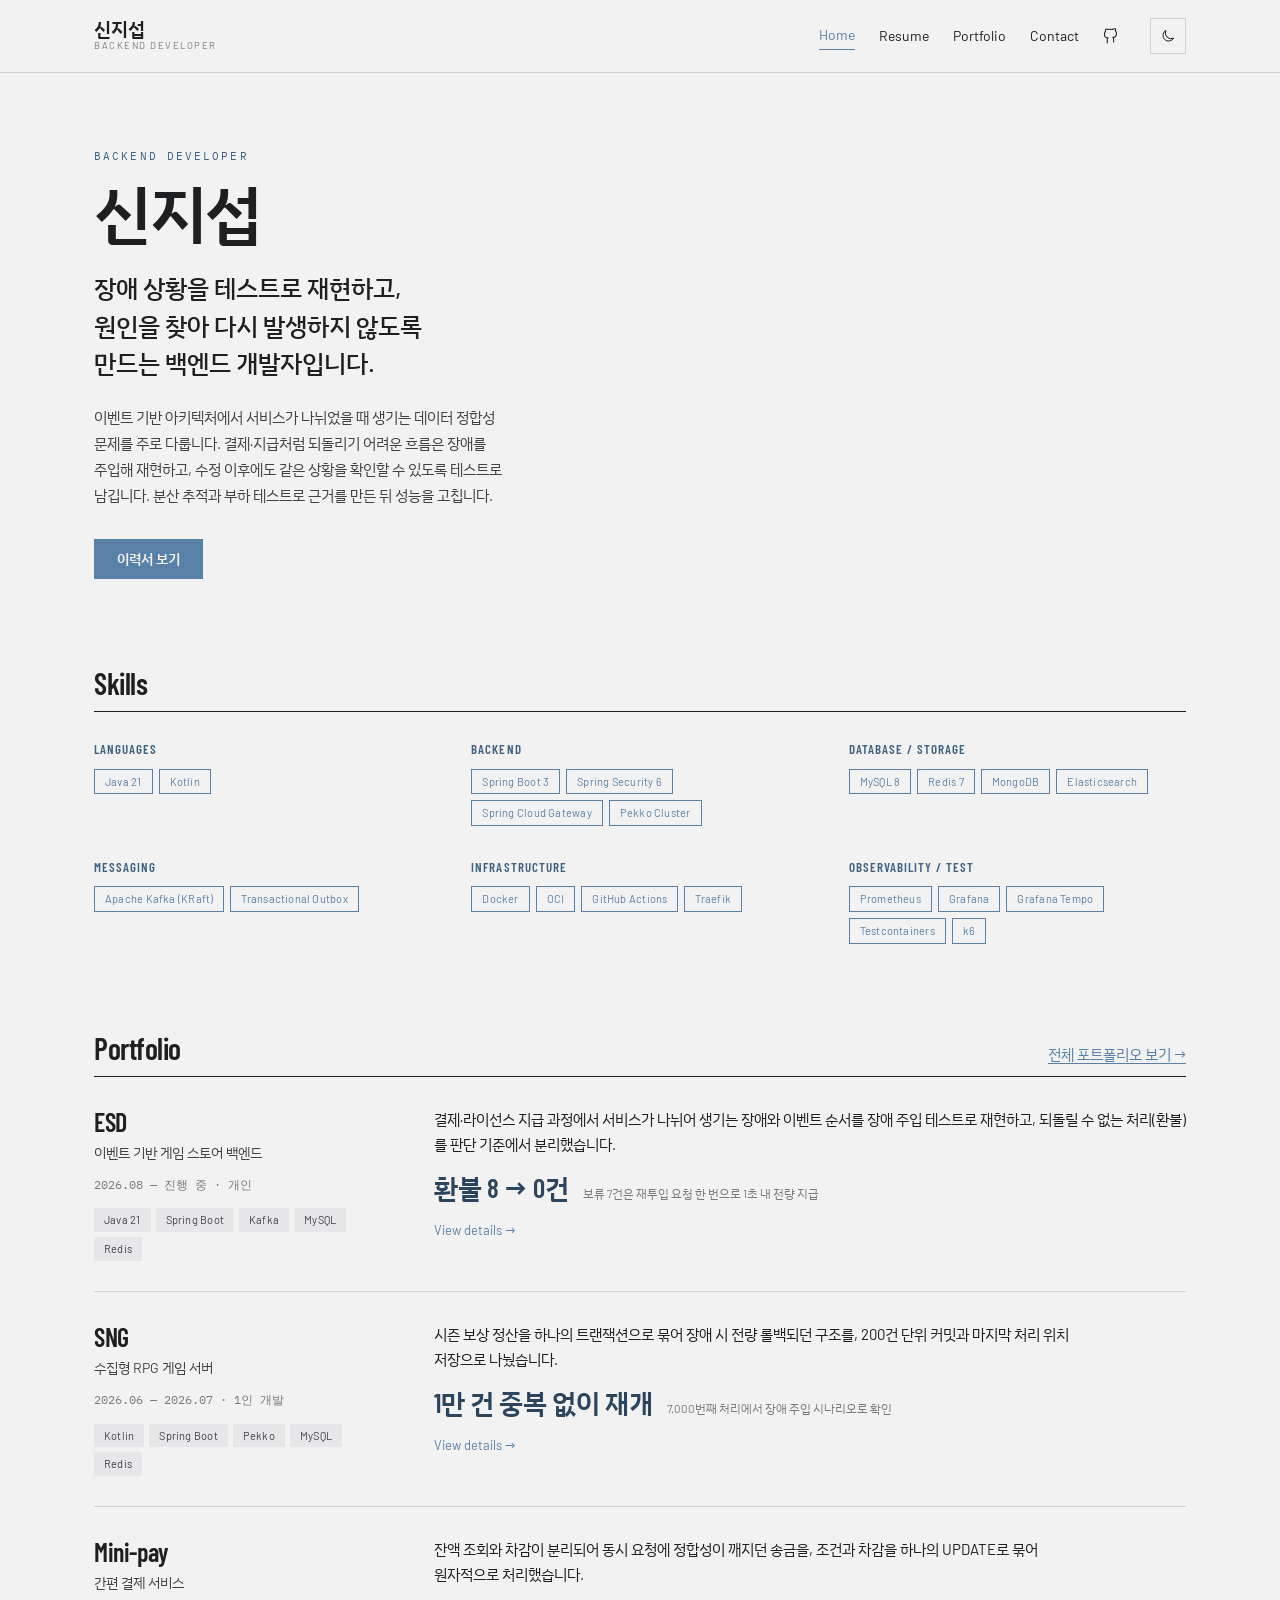
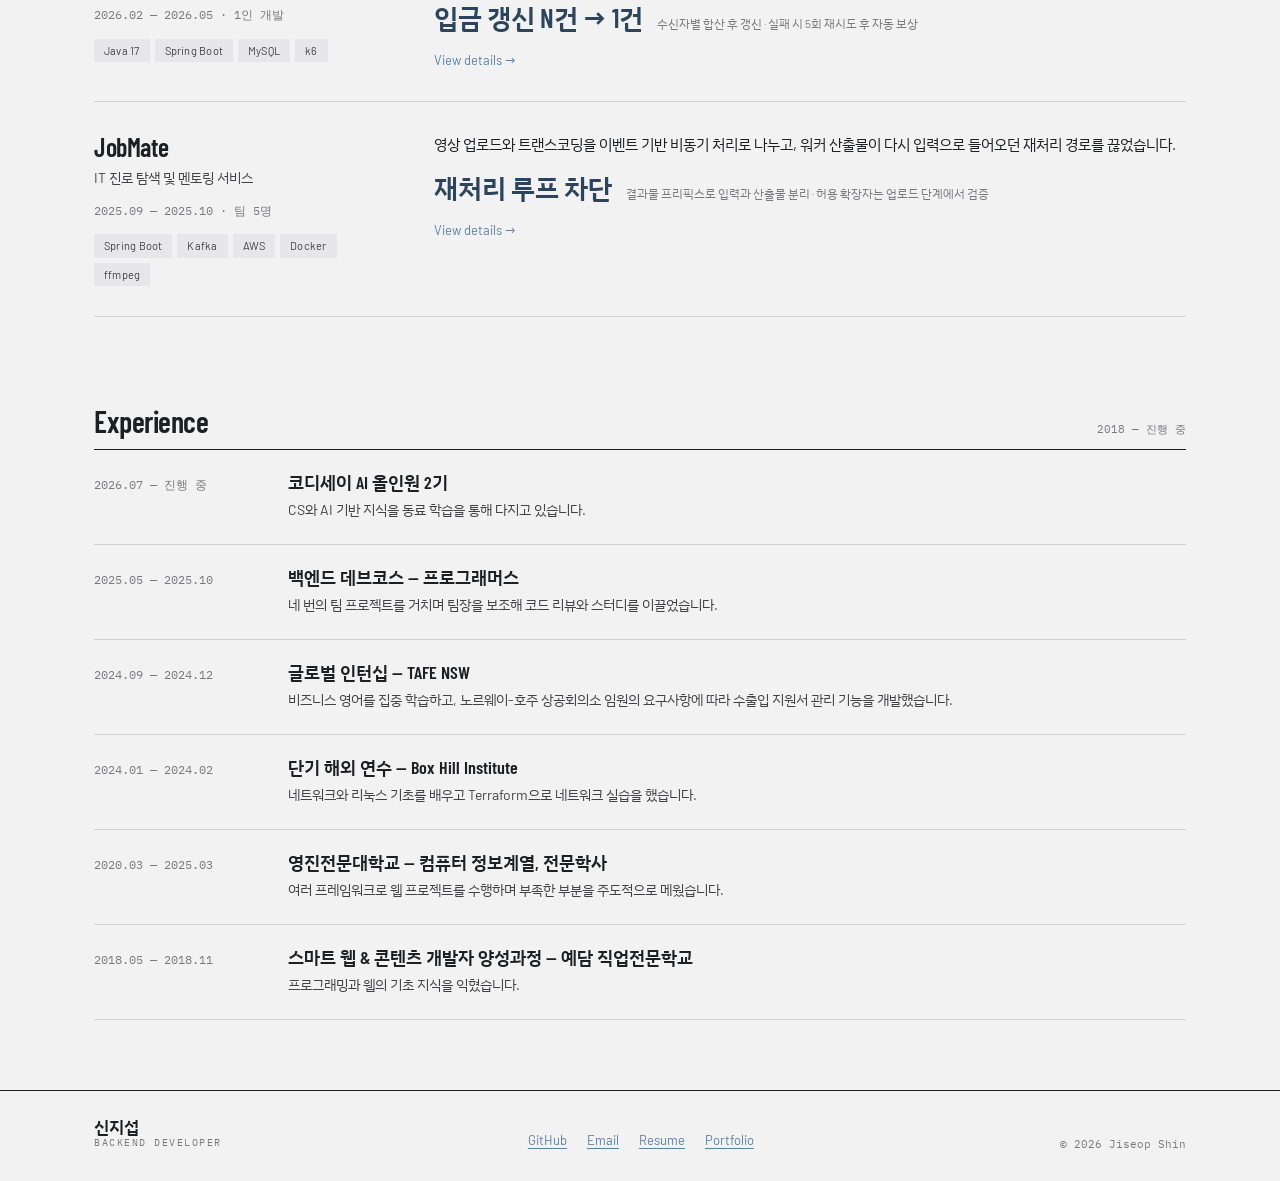
<file: index.html>
<!DOCTYPE html>
<html lang="ko">
<head>
<meta charset="utf-8">
<meta name="viewport" content="width=device-width, initial-scale=1">
<title>신지섭 · Backend Developer</title>
<meta name="description" content="장애 상황을 테스트로 재현하고, 원인을 찾아 다시 발생하지 않도록 만드는 백엔드 개발자 신지섭의 포트폴리오.">
<link rel="icon" href="data:image/svg+xml,%3Csvg xmlns='http://www.w3.org/2000/svg' viewBox='0 0 32 32'%3E%3Crect width='32' height='32' fill='%23f2f2f3'/%3E%3Crect x='7' y='7' width='18' height='18' fill='none' stroke='%231d1f20' stroke-width='1.6'/%3E%3Cpath d='M3 3h6M3 3v6M29 3h-6M29 3v6M3 29h6M3 29v-6M29 29h-6M29 29v-6' stroke='%235980a6' stroke-width='2'/%3E%3C/svg%3E">
<link rel="preconnect" href="https://fonts.googleapis.com">
<link rel="preconnect" href="https://fonts.gstatic.com" crossorigin>
<link rel="stylesheet" href="https://fonts.googleapis.com/css2?family=Barlow:wght@400;500;600&family=Barlow+Condensed:wght@500;600;700&family=IBM+Plex+Sans+KR:wght@400;500;600;700&family=IBM+Plex+Mono:wght@400;500&display=swap">
<link rel="stylesheet" href="css/tokens.css">
<link rel="stylesheet" href="css/base.css">
<link rel="stylesheet" href="css/components.css">
<link rel="stylesheet" href="css/pages.css">
<link rel="stylesheet" href="css/print.css">
</head>
<body>

<a class="skip-link" href="#main">본문으로 건너뛰기</a>

<header class="site-header">
  <div class="container nav">
    <a class="nav-brand" href="index.html">신지섭<span>Backend Developer</span></a>

    <nav class="nav-links" aria-label="주요 메뉴">
      <a href="index.html" aria-current="page">Home</a>
      <a href="resume.html">Resume</a>
      <a href="portfolio.html">Portfolio</a>
      <a href="contact.html">Contact</a>
      <a class="nav-icon" href="https://github.com/tlswltjq" aria-label="GitHub" target="_blank" rel="noopener">
        <svg width="17" height="17" viewBox="0 0 24 24" fill="none" stroke="currentColor" stroke-width="1.5" aria-hidden="true"><path d="M15 22v-4a4.8 4.8 0 0 0-1-3.5c3 0 5-2 5-5.5a5 5 0 0 0-1.5-3.5 4 4 0 0 0-.1-3S15.5 2 13 3.5a13 13 0 0 0-6 0C4.5 2 3.6 3.5 3.6 3.5a4 4 0 0 0-.1 3A5 5 0 0 0 2 10c0 3.5 2 5.5 5 5.5A4.8 4.8 0 0 0 6 19v4"/></svg>
      </a>
    </nav>

    <button class="btn btn-secondary btn-icon nav-toggle" type="button" aria-label="메뉴 열기" aria-expanded="false" aria-controls="nav-drawer">
      <svg data-icon="open" width="16" height="16" viewBox="0 0 24 24" fill="none" stroke="currentColor" stroke-width="1.5" aria-hidden="true"><path d="M4 6h16M4 12h16M4 18h16"/></svg>
      <svg data-icon="close" hidden width="16" height="16" viewBox="0 0 24 24" fill="none" stroke="currentColor" stroke-width="1.5" aria-hidden="true"><path d="M6 6l12 12M18 6L6 18"/></svg>
    </button>

    <button class="btn btn-secondary btn-icon theme-toggle" type="button" aria-label="다크 모드로 전환" aria-pressed="false" title="다크 모드">
      <svg class="theme-icon-moon" width="16" height="16" viewBox="0 0 24 24" fill="none" stroke="currentColor" stroke-width="1.5" aria-hidden="true"><path d="M20.4 15.1A8.5 8.5 0 0 1 8.9 3.6 8.5 8.5 0 1 0 20.4 15.1Z"/></svg>
      <svg class="theme-icon-sun" width="16" height="16" viewBox="0 0 24 24" fill="none" stroke="currentColor" stroke-width="1.5" aria-hidden="true"><circle cx="12" cy="12" r="3.5"/><path d="M12 2v2M12 20v2M4.9 4.9l1.4 1.4M17.7 17.7l1.4 1.4M2 12h2M20 12h2M4.9 19.1l1.4-1.4M17.7 6.3l1.4-1.4"/></svg>
    </button>
  </div>

  <div class="nav-drawer" id="nav-drawer" hidden>
    <ul>
      <li><a href="index.html" aria-current="page">Home</a></li>
      <li><a href="resume.html">Resume</a></li>
      <li><a href="portfolio.html">Portfolio</a></li>
      <li><a href="contact.html">Contact</a></li>
      <li><a href="https://github.com/tlswltjq" target="_blank" rel="noopener">GitHub<span class="mono mono--sm">↗</span></a></li>
    </ul>
  </div>
</header>

<main id="main" tabindex="-1">

  <!-- ── 히어로 — 정체성 ──────────────────────────────────────────── -->
  <section class="container hero">
    <div>
      <p class="kicker">BACKEND DEVELOPER</p>
      <h1>신지섭</h1>
      <p class="lead">장애 상황을 테스트로 재현하고, 원인을 찾아 다시 발생하지 않도록 만드는 백엔드 개발자입니다.</p>
      <p class="body-text">이벤트 기반 아키텍처에서 서비스가 나뉘었을 때 생기는 데이터 정합성 문제를 주로 다룹니다. 결제·지급처럼 되돌리기 어려운 흐름은 장애를 주입해 재현하고, 수정 이후에도 같은 상황을 확인할 수 있도록 테스트로 남깁니다. 분산 추적과 부하 테스트로 근거를 만든 뒤 성능을 고칩니다.</p>
      <div class="actions">
        <a class="btn btn-primary" href="resume.html">이력서 보기</a>
      </div>
    </div>
  </section>

  <!-- ── 기술 ─────────────────────────────────────────────────────── -->
  <section class="container section">
    <div class="section-head section-head--gap">
      <h2>Skills</h2>
    </div>
    <div class="skill-grid">
      <div>
        <h6>Languages</h6>
        <div class="tag-row tag-row--lg">
          <span class="tag tag-outline">Java 21</span>
          <span class="tag tag-outline">Kotlin</span>
        </div>
      </div>
      <div>
        <h6>Backend</h6>
        <div class="tag-row tag-row--lg">
          <span class="tag tag-outline">Spring Boot 3</span>
          <span class="tag tag-outline">Spring Security 6</span>
          <span class="tag tag-outline">Spring Cloud Gateway</span>
          <span class="tag tag-outline">Pekko Cluster</span>
        </div>
      </div>
      <div>
        <h6>Database / Storage</h6>
        <div class="tag-row tag-row--lg">
          <span class="tag tag-outline">MySQL 8</span>
          <span class="tag tag-outline">Redis 7</span>
          <span class="tag tag-outline">MongoDB</span>
          <span class="tag tag-outline">Elasticsearch</span>
        </div>
      </div>
      <div>
        <h6>Messaging</h6>
        <div class="tag-row tag-row--lg">
          <span class="tag tag-outline">Apache Kafka (KRaft)</span>
          <span class="tag tag-outline">Transactional Outbox</span>
        </div>
      </div>
      <div>
        <h6>Infrastructure</h6>
        <div class="tag-row tag-row--lg">
          <span class="tag tag-outline">Docker</span>
          <span class="tag tag-outline">OCI</span>
          <span class="tag tag-outline">GitHub Actions</span>
          <span class="tag tag-outline">Traefik</span>
        </div>
      </div>
      <div>
        <h6>Observability / Test</h6>
        <div class="tag-row tag-row--lg">
          <span class="tag tag-outline">Prometheus</span>
          <span class="tag tag-outline">Grafana</span>
          <span class="tag tag-outline">Grafana Tempo</span>
          <span class="tag tag-outline">Testcontainers</span>
          <span class="tag tag-outline">k6</span>
        </div>
      </div>
    </div>
  </section>

  <!-- ── 대표 작업 ────────────────────────────────────────────────── -->
  <section class="container section">
    <div class="section-head">
      <h2>Portfolio</h2>
      <a href="portfolio.html">전체 포트폴리오 보기 →</a>
    </div>

    <a class="work" href="project-esd.html">
      <div>
        <h3>ESD</h3>
        <p class="work-sub">이벤트 기반 게임 스토어 백엔드</p>
        <div class="mono">2026.08 — 진행 중 · 개인</div>
        <div class="tag-row">
          <span class="tag tag-neutral">Java 21</span>
          <span class="tag tag-neutral">Spring Boot</span>
          <span class="tag tag-neutral">Kafka</span>
          <span class="tag tag-neutral">MySQL</span>
          <span class="tag tag-neutral">Redis</span>
        </div>
      </div>
      <div class="work-body">
        <p>결제·라이선스 지급 과정에서 서비스가 나뉘어 생기는 장애와 이벤트 순서를 장애 주입 테스트로 재현하고, 되돌릴 수 없는 처리(환불)를 판단 기준에서 분리했습니다.</p>
        <div class="work-result">
          <span class="metric">환불 8 → 0건</span>
          <span class="note">보류 7건은 재투입 요청 한 번으로 1초 내 전량 지급</span>
        </div>
        <span class="work-more">View details →</span>
      </div>
    </a>

    <a class="work" href="portfolio.html">
      <div>
        <h3>SNG</h3>
        <p class="work-sub">수집형 RPG 게임 서버</p>
        <div class="mono">2026.06 — 2026.07 · 1인 개발</div>
        <div class="tag-row">
          <span class="tag tag-neutral">Kotlin</span>
          <span class="tag tag-neutral">Spring Boot</span>
          <span class="tag tag-neutral">Pekko</span>
          <span class="tag tag-neutral">MySQL</span>
          <span class="tag tag-neutral">Redis</span>
        </div>
      </div>
      <div class="work-body">
        <p>시즌 보상 정산을 하나의 트랜잭션으로 묶어 장애 시 전량 롤백되던 구조를, 200건 단위 커밋과 마지막 처리 위치 저장으로 나눴습니다.</p>
        <div class="work-result">
          <span class="metric">1만 건 중복 없이 재개</span>
          <span class="note">7,000번째 처리에서 장애 주입 시나리오로 확인</span>
        </div>
        <span class="work-more">View details →</span>
      </div>
    </a>

    <a class="work" href="portfolio.html">
      <div>
        <h3>Mini-pay</h3>
        <p class="work-sub">간편 결제 서비스</p>
        <div class="mono">2026.02 — 2026.05 · 1인 개발</div>
        <div class="tag-row">
          <span class="tag tag-neutral">Java 17</span>
          <span class="tag tag-neutral">Spring Boot</span>
          <span class="tag tag-neutral">MySQL</span>
          <span class="tag tag-neutral">k6</span>
        </div>
      </div>
      <div class="work-body">
        <p>잔액 조회와 차감이 분리되어 동시 요청에 정합성이 깨지던 송금을, 조건과 차감을 하나의 UPDATE로 묶어 원자적으로 처리했습니다.</p>
        <div class="work-result">
          <span class="metric">입금 갱신 N건 → 1건</span>
          <span class="note">수신자별 합산 후 갱신 · 실패 시 5회 재시도 후 자동 보상</span>
        </div>
        <span class="work-more">View details →</span>
      </div>
    </a>

    <a class="work" href="portfolio.html">
      <div>
        <h3>JobMate</h3>
        <p class="work-sub">IT 진로 탐색 및 멘토링 서비스</p>
        <div class="mono">2025.09 — 2025.10 · 팀 5명</div>
        <div class="tag-row">
          <span class="tag tag-neutral">Spring Boot</span>
          <span class="tag tag-neutral">Kafka</span>
          <span class="tag tag-neutral">AWS</span>
          <span class="tag tag-neutral">Docker</span>
          <span class="tag tag-neutral">ffmpeg</span>
        </div>
      </div>
      <div class="work-body">
        <p>영상 업로드와 트랜스코딩을 이벤트 기반 비동기 처리로 나누고, 워커 산출물이 다시 입력으로 들어오던 재처리 경로를 끊었습니다.</p>
        <div class="work-result">
          <span class="metric">재처리 루프 차단</span>
          <span class="note">결과물 프리픽스로 입력과 산출물 분리 · 허용 확장자는 업로드 단계에서 검증</span>
        </div>
        <span class="work-more">View details →</span>
      </div>
    </a>
  </section>

  <!-- ── 학력 · 대외활동 ──────────────────────────────────────────── -->
  <section class="container section">
    <div class="section-head">
      <h2>Experience</h2>
      <span class="mono mono--sm">2018 — 진행 중</span>
    </div>
    <div class="entry-list">
      <div class="entry entry--edu">
        <span class="mono">2026.07 — 진행 중</span>
        <div>
          <span class="entry-name">코디세이 AI 올인원 2기</span>
          <p class="entry-desc">CS와 AI 기반 지식을 동료 학습을 통해 다지고 있습니다.</p>
        </div>
      </div>
      <div class="entry entry--edu">
        <span class="mono">2025.05 — 2025.10</span>
        <div>
          <span class="entry-name">백엔드 데브코스 — 프로그래머스</span>
          <p class="entry-desc">네 번의 팀 프로젝트를 거치며 팀장을 보조해 코드 리뷰와 스터디를 이끌었습니다.</p>
        </div>
      </div>
      <div class="entry entry--edu">
        <span class="mono">2024.09 — 2024.12</span>
        <div>
          <span class="entry-name">글로벌 인턴십 — TAFE NSW</span>
          <p class="entry-desc">비즈니스 영어를 집중 학습하고, 노르웨이-호주 상공회의소 임원의 요구사항에 따라 수출입 지원서 관리 기능을 개발했습니다.</p>
        </div>
      </div>
      <div class="entry entry--edu">
        <span class="mono">2024.01 — 2024.02</span>
        <div>
          <span class="entry-name">단기 해외 연수 — Box Hill Institute</span>
          <p class="entry-desc">네트워크와 리눅스 기초를 배우고 Terraform으로 네트워크 실습을 했습니다.</p>
        </div>
      </div>
      <div class="entry entry--edu">
        <span class="mono">2020.03 — 2025.03</span>
        <div>
          <span class="entry-name">영진전문대학교 — 컴퓨터 정보계열, 전문학사</span>
          <p class="entry-desc">여러 프레임워크로 웹 프로젝트를 수행하며 부족한 부분을 주도적으로 메웠습니다.</p>
        </div>
      </div>
      <div class="entry entry--edu">
        <span class="mono">2018.05 — 2018.11</span>
        <div>
          <span class="entry-name">스마트 웹 &amp; 콘텐츠 개발자 양성과정 — 예담 직업전문학교</span>
          <p class="entry-desc">프로그래밍과 웹의 기초 지식을 익혔습니다.</p>
        </div>
      </div>
    </div>
  </section>

</main>

<footer class="site-footer">
  <div class="container">
    <div>
      <div class="footer-brand">신지섭</div>
      <div>BACKEND DEVELOPER</div>
    </div>
    <div class="footer-links">
      <a href="https://github.com/tlswltjq" target="_blank" rel="noopener">GitHub</a>
      <a href="mailto:wltjq1203@icloud.com">Email</a>
      <a href="resume.html">Resume</a>
      <a href="portfolio.html">Portfolio</a>
    </div>
    <div class="footer-copy">© <span data-year>2026</span> Jiseop Shin</div>
  </div>
</footer>

<script src="js/theme.js" defer></script>
<script src="js/site.js" defer></script>
<script src="js/nav.js" defer></script>
</body>
</html>
</file>
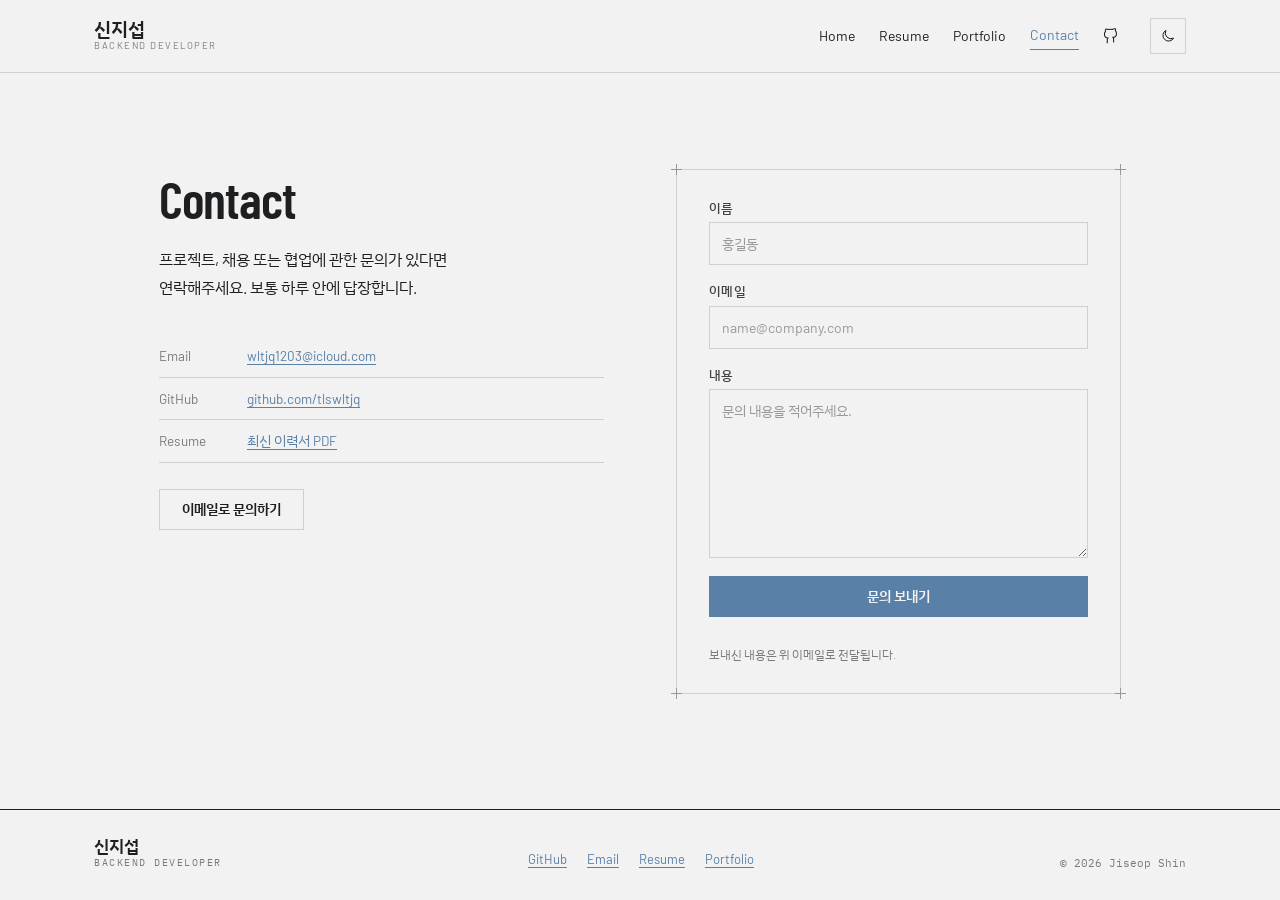
<file: contact.html>
<!DOCTYPE html>
<html lang="ko">
<head>
<meta charset="utf-8">
<meta name="viewport" content="width=device-width, initial-scale=1">
<title>Contact · 신지섭</title>
<meta name="description" content="프로젝트, 채용 또는 협업에 관한 문의 — wltjq1203@icloud.com">
<link rel="icon" href="data:image/svg+xml,%3Csvg xmlns='http://www.w3.org/2000/svg' viewBox='0 0 32 32'%3E%3Crect width='32' height='32' fill='%23f2f2f3'/%3E%3Crect x='7' y='7' width='18' height='18' fill='none' stroke='%231d1f20' stroke-width='1.6'/%3E%3Cpath d='M3 3h6M3 3v6M29 3h-6M29 3v6M3 29h6M3 29v-6M29 29h-6M29 29v-6' stroke='%235980a6' stroke-width='2'/%3E%3C/svg%3E">
<link rel="preconnect" href="https://fonts.googleapis.com">
<link rel="preconnect" href="https://fonts.gstatic.com" crossorigin>
<link rel="stylesheet" href="https://fonts.googleapis.com/css2?family=Barlow:wght@400;500;600&family=Barlow+Condensed:wght@500;600;700&family=IBM+Plex+Sans+KR:wght@400;500;600;700&family=IBM+Plex+Mono:wght@400;500&display=swap">
<link rel="stylesheet" href="css/tokens.css">
<link rel="stylesheet" href="css/base.css">
<link rel="stylesheet" href="css/components.css">
<link rel="stylesheet" href="css/pages.css">
<link rel="stylesheet" href="css/print.css">
</head>
<body>

<a class="skip-link" href="#main">본문으로 건너뛰기</a>

<header class="site-header">
  <div class="container nav">
    <a class="nav-brand" href="index.html">신지섭<span>Backend Developer</span></a>

    <nav class="nav-links" aria-label="주요 메뉴">
      <a href="index.html">Home</a>
      <a href="resume.html">Resume</a>
      <a href="portfolio.html">Portfolio</a>
      <a href="contact.html" aria-current="page">Contact</a>
      <a class="nav-icon" href="https://github.com/tlswltjq" aria-label="GitHub" target="_blank" rel="noopener">
        <svg width="17" height="17" viewBox="0 0 24 24" fill="none" stroke="currentColor" stroke-width="1.5" aria-hidden="true"><path d="M15 22v-4a4.8 4.8 0 0 0-1-3.5c3 0 5-2 5-5.5a5 5 0 0 0-1.5-3.5 4 4 0 0 0-.1-3S15.5 2 13 3.5a13 13 0 0 0-6 0C4.5 2 3.6 3.5 3.6 3.5a4 4 0 0 0-.1 3A5 5 0 0 0 2 10c0 3.5 2 5.5 5 5.5A4.8 4.8 0 0 0 6 19v4"/></svg>
      </a>
    </nav>

    <button class="btn btn-secondary btn-icon nav-toggle" type="button" aria-label="메뉴 열기" aria-expanded="false" aria-controls="nav-drawer">
      <svg data-icon="open" width="16" height="16" viewBox="0 0 24 24" fill="none" stroke="currentColor" stroke-width="1.5" aria-hidden="true"><path d="M4 6h16M4 12h16M4 18h16"/></svg>
      <svg data-icon="close" hidden width="16" height="16" viewBox="0 0 24 24" fill="none" stroke="currentColor" stroke-width="1.5" aria-hidden="true"><path d="M6 6l12 12M18 6L6 18"/></svg>
    </button>

    <button class="btn btn-secondary btn-icon theme-toggle" type="button" aria-label="다크 모드로 전환" aria-pressed="false" title="다크 모드">
      <svg class="theme-icon-moon" width="16" height="16" viewBox="0 0 24 24" fill="none" stroke="currentColor" stroke-width="1.5" aria-hidden="true"><path d="M20.4 15.1A8.5 8.5 0 0 1 8.9 3.6 8.5 8.5 0 1 0 20.4 15.1Z"/></svg>
      <svg class="theme-icon-sun" width="16" height="16" viewBox="0 0 24 24" fill="none" stroke="currentColor" stroke-width="1.5" aria-hidden="true"><circle cx="12" cy="12" r="3.5"/><path d="M12 2v2M12 20v2M4.9 4.9l1.4 1.4M17.7 17.7l1.4 1.4M2 12h2M20 12h2M4.9 19.1l1.4-1.4M17.7 6.3l1.4-1.4"/></svg>
    </button>
  </div>

  <div class="nav-drawer" id="nav-drawer" hidden>
    <ul>
      <li><a href="index.html">Home</a></li>
      <li><a href="resume.html">Resume</a></li>
      <li><a href="portfolio.html">Portfolio</a></li>
      <li><a href="contact.html" aria-current="page">Contact</a></li>
      <li><a href="https://github.com/tlswltjq" target="_blank" rel="noopener">GitHub<span class="mono mono--sm">↗</span></a></li>
    </ul>
  </div>
</header>

<main id="main" tabindex="-1">
  <section class="container contact">

    <div>
      <h1>Contact</h1>
      <p class="contact-intro">프로젝트, 채용 또는 협업에 관한 문의가 있다면 연락해주세요. 보통 하루 안에 답장합니다.</p>
      <table class="table">
        <tbody>
          <tr><td>Email</td><td><a href="mailto:wltjq1203@icloud.com">wltjq1203@icloud.com</a></td></tr>
          <tr><td>GitHub</td><td><a href="https://github.com/tlswltjq" target="_blank" rel="noopener">github.com/tlswltjq</a></td></tr>
          <tr><td>Resume</td><td><a href="assets/resume.pdf" download>최신 이력서 PDF</a></td></tr>
        </tbody>
      </table>
      <a class="btn btn-secondary" href="mailto:wltjq1203@icloud.com">이메일로 문의하기</a>
    </div>

    <!-- 서버가 없는 정적 사이트이므로, 검증을 통과하면 mailto: 로 메일 앱을 엽니다. -->
    <form class="blueprint contact-form" data-contact-form data-mailto="wltjq1203@icloud.com" novalidate>
      <i class="corner tl"></i><i class="corner tr"></i><i class="corner bl"></i><i class="corner br"></i>

      <div class="field">
        <label for="c-name">이름</label>
        <input class="input" id="c-name" name="name" type="text" placeholder="홍길동" autocomplete="name" aria-describedby="c-name-error">
        <p class="field-error" id="c-name-error" role="alert"></p>
      </div>

      <div class="field">
        <label for="c-mail">이메일</label>
        <input class="input" id="c-mail" name="email" type="email" placeholder="name@company.com" autocomplete="email" aria-describedby="c-mail-error">
        <p class="field-error" id="c-mail-error" role="alert"></p>
      </div>

      <div class="field">
        <label for="c-msg">내용</label>
        <textarea class="input" id="c-msg" name="message" rows="7" placeholder="문의 내용을 적어주세요." aria-describedby="c-msg-error"></textarea>
        <p class="field-error" id="c-msg-error" role="alert"></p>
      </div>

      <button class="btn btn-primary btn-block" type="submit">문의 보내기</button>
      <p class="form-status" data-form-status role="status" aria-live="polite"></p>
      <p class="note">보내신 내용은 위 이메일로 전달됩니다.</p>
    </form>

  </section>
</main>

<footer class="site-footer">
  <div class="container">
    <div>
      <div class="footer-brand">신지섭</div>
      <div>BACKEND DEVELOPER</div>
    </div>
    <div class="footer-links">
      <a href="https://github.com/tlswltjq" target="_blank" rel="noopener">GitHub</a>
      <a href="mailto:wltjq1203@icloud.com">Email</a>
      <a href="resume.html">Resume</a>
      <a href="portfolio.html">Portfolio</a>
    </div>
    <div class="footer-copy">© <span data-year>2026</span> Jiseop Shin</div>
  </div>
</footer>

<script src="js/theme.js" defer></script>
<script src="js/site.js" defer></script>
<script src="js/nav.js" defer></script>
<script src="js/contact-form.js" defer></script>
</body>
</html>
</file>
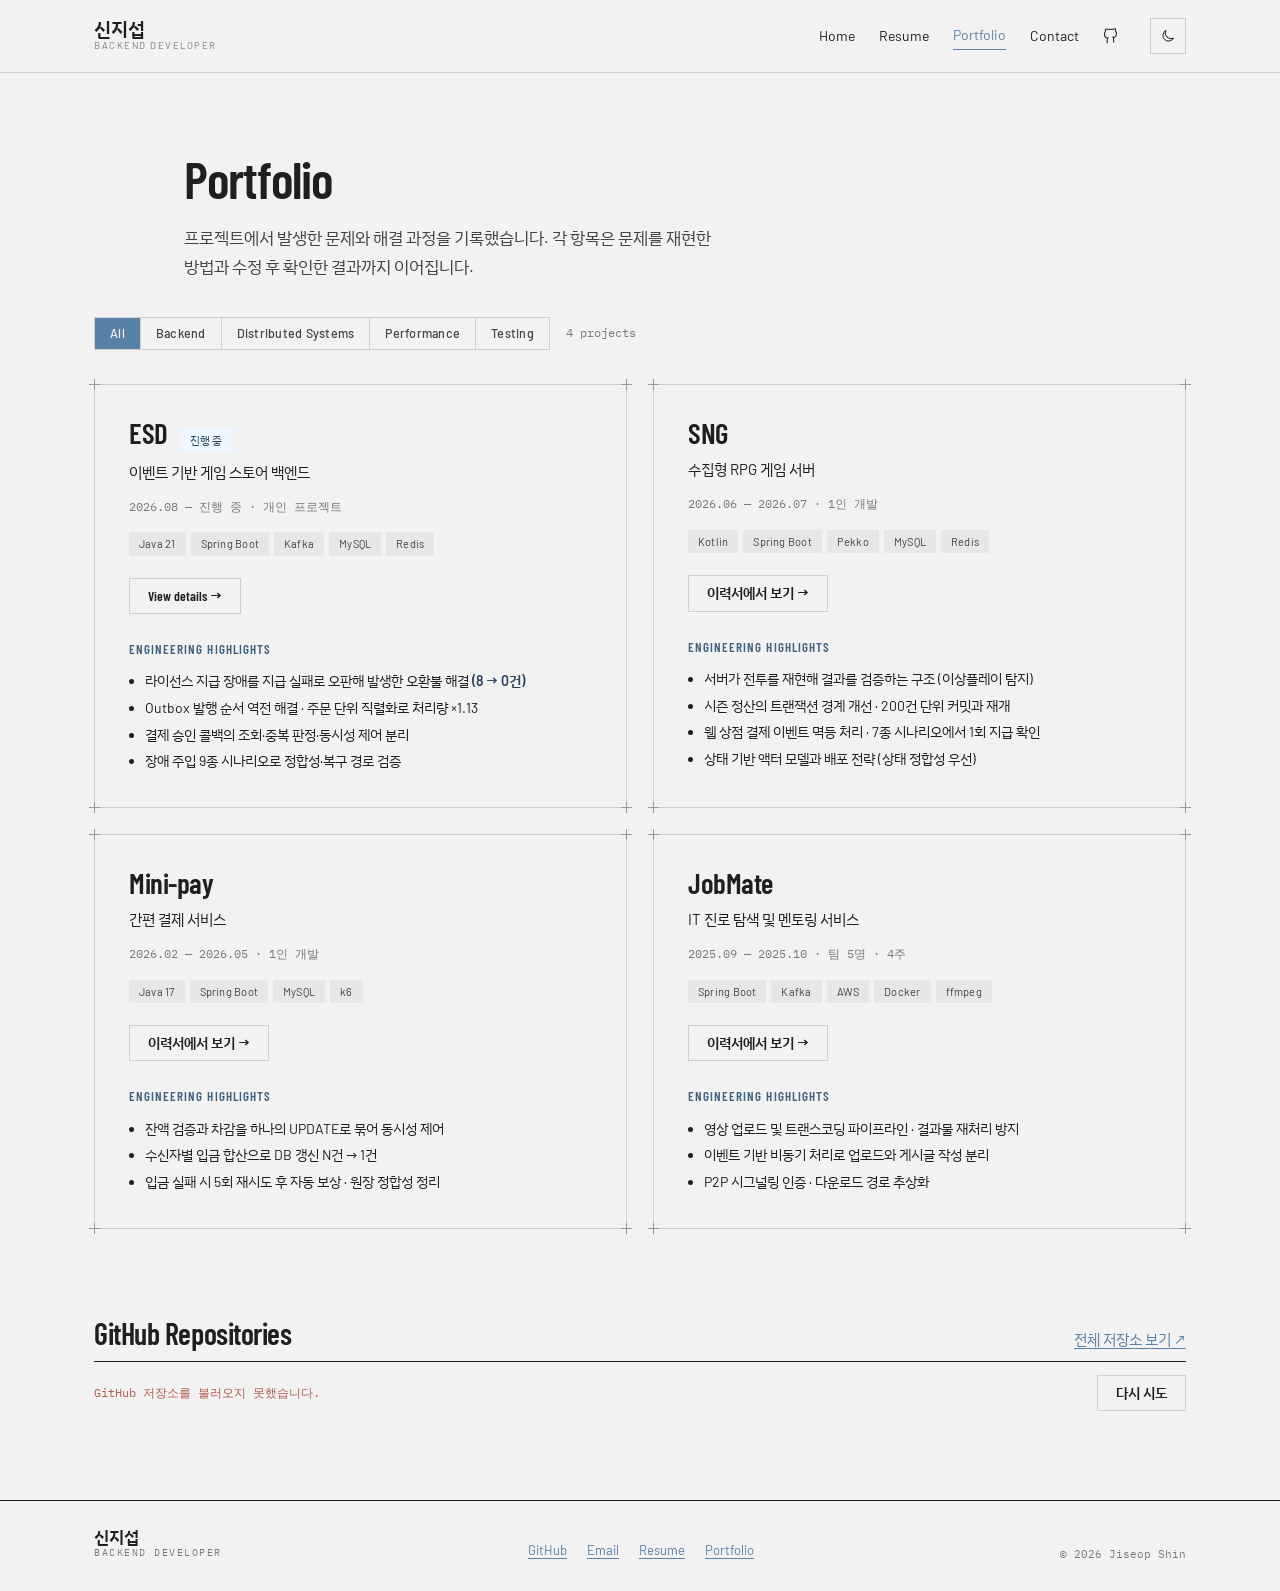
<file: portfolio.html>
<!DOCTYPE html>
<html lang="ko">
<head>
<meta charset="utf-8">
<meta name="viewport" content="width=device-width, initial-scale=1">
<title>Portfolio · 신지섭</title>
<meta name="description" content="프로젝트에서 발생한 문제와 해결 과정 — ESD · SNG · Mini-pay · JobMate.">
<link rel="icon" href="data:image/svg+xml,%3Csvg xmlns='http://www.w3.org/2000/svg' viewBox='0 0 32 32'%3E%3Crect width='32' height='32' fill='%23f2f2f3'/%3E%3Crect x='7' y='7' width='18' height='18' fill='none' stroke='%231d1f20' stroke-width='1.6'/%3E%3Cpath d='M3 3h6M3 3v6M29 3h-6M29 3v6M3 29h6M3 29v-6M29 29h-6M29 29v-6' stroke='%235980a6' stroke-width='2'/%3E%3C/svg%3E">
<link rel="preconnect" href="https://fonts.googleapis.com">
<link rel="preconnect" href="https://fonts.gstatic.com" crossorigin>
<link rel="stylesheet" href="https://fonts.googleapis.com/css2?family=Barlow:wght@400;500;600&family=Barlow+Condensed:wght@500;600;700&family=IBM+Plex+Sans+KR:wght@400;500;600;700&family=IBM+Plex+Mono:wght@400;500&display=swap">
<link rel="stylesheet" href="css/tokens.css">
<link rel="stylesheet" href="css/base.css">
<link rel="stylesheet" href="css/components.css">
<link rel="stylesheet" href="css/pages.css">
<link rel="stylesheet" href="css/print.css">
</head>
<body>

<a class="skip-link" href="#main">본문으로 건너뛰기</a>

<header class="site-header">
  <div class="container nav">
    <a class="nav-brand" href="index.html">신지섭<span>Backend Developer</span></a>

    <nav class="nav-links" aria-label="주요 메뉴">
      <a href="index.html">Home</a>
      <a href="resume.html">Resume</a>
      <a href="portfolio.html" aria-current="page">Portfolio</a>
      <a href="contact.html">Contact</a>
      <a class="nav-icon" href="https://github.com/tlswltjq" aria-label="GitHub" target="_blank" rel="noopener">
        <svg width="17" height="17" viewBox="0 0 24 24" fill="none" stroke="currentColor" stroke-width="1.5" aria-hidden="true"><path d="M15 22v-4a4.8 4.8 0 0 0-1-3.5c3 0 5-2 5-5.5a5 5 0 0 0-1.5-3.5 4 4 0 0 0-.1-3S15.5 2 13 3.5a13 13 0 0 0-6 0C4.5 2 3.6 3.5 3.6 3.5a4 4 0 0 0-.1 3A5 5 0 0 0 2 10c0 3.5 2 5.5 5 5.5A4.8 4.8 0 0 0 6 19v4"/></svg>
      </a>
    </nav>

    <button class="btn btn-secondary btn-icon nav-toggle" type="button" aria-label="메뉴 열기" aria-expanded="false" aria-controls="nav-drawer">
      <svg data-icon="open" width="16" height="16" viewBox="0 0 24 24" fill="none" stroke="currentColor" stroke-width="1.5" aria-hidden="true"><path d="M4 6h16M4 12h16M4 18h16"/></svg>
      <svg data-icon="close" hidden width="16" height="16" viewBox="0 0 24 24" fill="none" stroke="currentColor" stroke-width="1.5" aria-hidden="true"><path d="M6 6l12 12M18 6L6 18"/></svg>
    </button>

    <button class="btn btn-secondary btn-icon theme-toggle" type="button" aria-label="다크 모드로 전환" aria-pressed="false" title="다크 모드">
      <svg class="theme-icon-moon" width="16" height="16" viewBox="0 0 24 24" fill="none" stroke="currentColor" stroke-width="1.5" aria-hidden="true"><path d="M20.4 15.1A8.5 8.5 0 0 1 8.9 3.6 8.5 8.5 0 1 0 20.4 15.1Z"/></svg>
      <svg class="theme-icon-sun" width="16" height="16" viewBox="0 0 24 24" fill="none" stroke="currentColor" stroke-width="1.5" aria-hidden="true"><circle cx="12" cy="12" r="3.5"/><path d="M12 2v2M12 20v2M4.9 4.9l1.4 1.4M17.7 17.7l1.4 1.4M2 12h2M20 12h2M4.9 19.1l1.4-1.4M17.7 6.3l1.4-1.4"/></svg>
    </button>
  </div>

  <div class="nav-drawer" id="nav-drawer" hidden>
    <ul>
      <li><a href="index.html">Home</a></li>
      <li><a href="resume.html">Resume</a></li>
      <li><a href="portfolio.html" aria-current="page">Portfolio</a></li>
      <li><a href="contact.html">Contact</a></li>
      <li><a href="https://github.com/tlswltjq" target="_blank" rel="noopener">GitHub<span class="mono mono--sm">↗</span></a></li>
    </ul>
  </div>
</header>

<main id="main" tabindex="-1">

  <section class="container page-head">
    <h1>Portfolio</h1>
    <p>프로젝트에서 발생한 문제와 해결 과정을 기록했습니다. 각 항목은 문제를 재현한 방법과 수정 후 확인한 결과까지 이어집니다.</p>
  </section>

  <!-- ── 필터 — 라디오가 바뀌면 portfolio-filter.js 가 카드를 걸러냅니다. ── -->
  <section class="container filter-bar">
    <div class="seg" data-filter-group role="group" aria-label="분야로 걸러보기">
      <label class="seg-opt"><input type="radio" name="pf" data-filter="all" checked>All</label>
      <label class="seg-opt"><input type="radio" name="pf" data-filter="backend">Backend</label>
      <label class="seg-opt"><input type="radio" name="pf" data-filter="distributed">Distributed Systems</label>
      <label class="seg-opt"><input type="radio" name="pf" data-filter="performance">Performance</label>
      <label class="seg-opt"><input type="radio" name="pf" data-filter="testing">Testing</label>
    </div>
    <span class="mono" data-project-count aria-live="polite">4 projects</span>
  </section>

  <section class="container project-list" data-project-list>

    <!-- ESD -->
    <article class="blueprint project-card" data-tags="backend distributed performance testing">
      <i class="corner tl"></i><i class="corner tr"></i><i class="corner bl"></i><i class="corner br"></i>
      <div class="project-card-inner">
        <div>
          <div class="project-title-row">
            <h3>ESD</h3>
            <span class="tag tag-accent">진행 중</span>
          </div>
          <p class="project-sub">이벤트 기반 게임 스토어 백엔드</p>
          <div class="mono">2026.08 — 진행 중 · 개인 프로젝트</div>
          <div class="tag-row">
            <span class="tag tag-neutral">Java 21</span>
            <span class="tag tag-neutral">Spring Boot</span>
            <span class="tag tag-neutral">Kafka</span>
            <span class="tag tag-neutral">MySQL</span>
            <span class="tag tag-neutral">Redis</span>
          </div>
          <a class="btn btn-secondary btn-sm" href="project-esd.html">View details →</a>
        </div>
        <div class="project-highlights">
          <h6>Engineering highlights</h6>
          <ul>
            <li>라이선스 지급 장애를 지급 실패로 오판해 발생한 오환불 해결 <b class="hl">(8 → 0건)</b></li>
            <li>Outbox 발행 순서 역전 해결 · 주문 단위 직렬화로 처리량 ×1.13</li>
            <li>결제 승인 콜백의 조회·중복 판정·동시성 제어 분리</li>
            <li>장애 주입 9종 시나리오로 정합성·복구 경로 검증</li>
          </ul>
        </div>
      </div>
    </article>

    <!-- SNG -->
    <article class="blueprint project-card" data-tags="backend distributed testing">
      <i class="corner tl"></i><i class="corner tr"></i><i class="corner bl"></i><i class="corner br"></i>
      <div class="project-card-inner">
        <div>
          <h3>SNG</h3>
          <p class="project-sub">수집형 RPG 게임 서버</p>
          <div class="mono">2026.06 — 2026.07 · 1인 개발</div>
          <div class="tag-row">
            <span class="tag tag-neutral">Kotlin</span>
            <span class="tag tag-neutral">Spring Boot</span>
            <span class="tag tag-neutral">Pekko</span>
            <span class="tag tag-neutral">MySQL</span>
            <span class="tag tag-neutral">Redis</span>
          </div>
          <a class="btn btn-secondary btn-sm" href="resume.html#proj-sng">이력서에서 보기 →</a>
        </div>
        <div class="project-highlights">
          <h6>Engineering highlights</h6>
          <ul>
            <li>서버가 전투를 재현해 결과를 검증하는 구조 (이상플레이 탐지)</li>
            <li>시즌 정산의 트랜잭션 경계 개선 · 200건 단위 커밋과 재개</li>
            <li>웹 상점 결제 이벤트 멱등 처리 · 7종 시나리오에서 1회 지급 확인</li>
            <li>상태 기반 액터 모델과 배포 전략 (상태 정합성 우선)</li>
          </ul>
        </div>
      </div>
    </article>

    <!-- Mini-pay -->
    <article class="blueprint project-card" data-tags="backend performance">
      <i class="corner tl"></i><i class="corner tr"></i><i class="corner bl"></i><i class="corner br"></i>
      <div class="project-card-inner">
        <div>
          <h3>Mini-pay</h3>
          <p class="project-sub">간편 결제 서비스</p>
          <div class="mono">2026.02 — 2026.05 · 1인 개발</div>
          <div class="tag-row">
            <span class="tag tag-neutral">Java 17</span>
            <span class="tag tag-neutral">Spring Boot</span>
            <span class="tag tag-neutral">MySQL</span>
            <span class="tag tag-neutral">k6</span>
          </div>
          <a class="btn btn-secondary btn-sm" href="resume.html#proj-minipay">이력서에서 보기 →</a>
        </div>
        <div class="project-highlights">
          <h6>Engineering highlights</h6>
          <ul>
            <li>잔액 검증과 차감을 하나의 UPDATE로 묶어 동시성 제어</li>
            <li>수신자별 입금 합산으로 DB 갱신 N건 → 1건</li>
            <li>입금 실패 시 5회 재시도 후 자동 보상 · 원장 정합성 정리</li>
          </ul>
        </div>
      </div>
    </article>

    <!-- JobMate -->
    <article class="blueprint project-card" data-tags="backend distributed">
      <i class="corner tl"></i><i class="corner tr"></i><i class="corner bl"></i><i class="corner br"></i>
      <div class="project-card-inner">
        <div>
          <h3>JobMate</h3>
          <p class="project-sub">IT 진로 탐색 및 멘토링 서비스</p>
          <div class="mono">2025.09 — 2025.10 · 팀 5명 · 4주</div>
          <div class="tag-row">
            <span class="tag tag-neutral">Spring Boot</span>
            <span class="tag tag-neutral">Kafka</span>
            <span class="tag tag-neutral">AWS</span>
            <span class="tag tag-neutral">Docker</span>
            <span class="tag tag-neutral">ffmpeg</span>
          </div>
          <a class="btn btn-secondary btn-sm" href="resume.html#proj-jobmate">이력서에서 보기 →</a>
        </div>
        <div class="project-highlights">
          <h6>Engineering highlights</h6>
          <ul>
            <li>영상 업로드 및 트랜스코딩 파이프라인 · 결과물 재처리 방지</li>
            <li>이벤트 기반 비동기 처리로 업로드와 게시글 작성 분리</li>
            <li>P2P 시그널링 인증 · 다운로드 경로 추상화</li>
          </ul>
        </div>
      </div>
    </article>

    <p class="empty-state" data-empty-state hidden>이 분야로 걸러낸 프로젝트가 없습니다.</p>
  </section>

  <section class="container github-projects" aria-labelledby="github-projects-title">
    <div class="section-head">
      <h2 id="github-projects-title">GitHub Repositories</h2>
      <a href="https://github.com/tlswltjq?tab=repositories" target="_blank" rel="noopener">전체 저장소 보기 ↗</a>
    </div>
    <div class="github-state-row">
      <p class="github-state mono" data-github-state role="status" aria-live="polite">GitHub 저장소를 불러오는 중입니다…</p>
      <button class="btn btn-secondary btn-sm" type="button" data-github-retry hidden>다시 시도</button>
    </div>
    <div class="github-grid" data-github-projects aria-busy="true"></div>
  </section>

</main>

<footer class="site-footer">
  <div class="container">
    <div>
      <div class="footer-brand">신지섭</div>
      <div>BACKEND DEVELOPER</div>
    </div>
    <div class="footer-links">
      <a href="https://github.com/tlswltjq" target="_blank" rel="noopener">GitHub</a>
      <a href="mailto:wltjq1203@icloud.com">Email</a>
      <a href="resume.html">Resume</a>
      <a href="portfolio.html">Portfolio</a>
    </div>
    <div class="footer-copy">© <span data-year>2026</span> Jiseop Shin</div>
  </div>
</footer>

<script src="js/theme.js" defer></script>
<script src="js/site.js" defer></script>
<script src="js/nav.js" defer></script>
<script src="js/portfolio-filter.js" defer></script>
<script src="js/github-projects.js" defer></script>
</body>
</html>
</file>
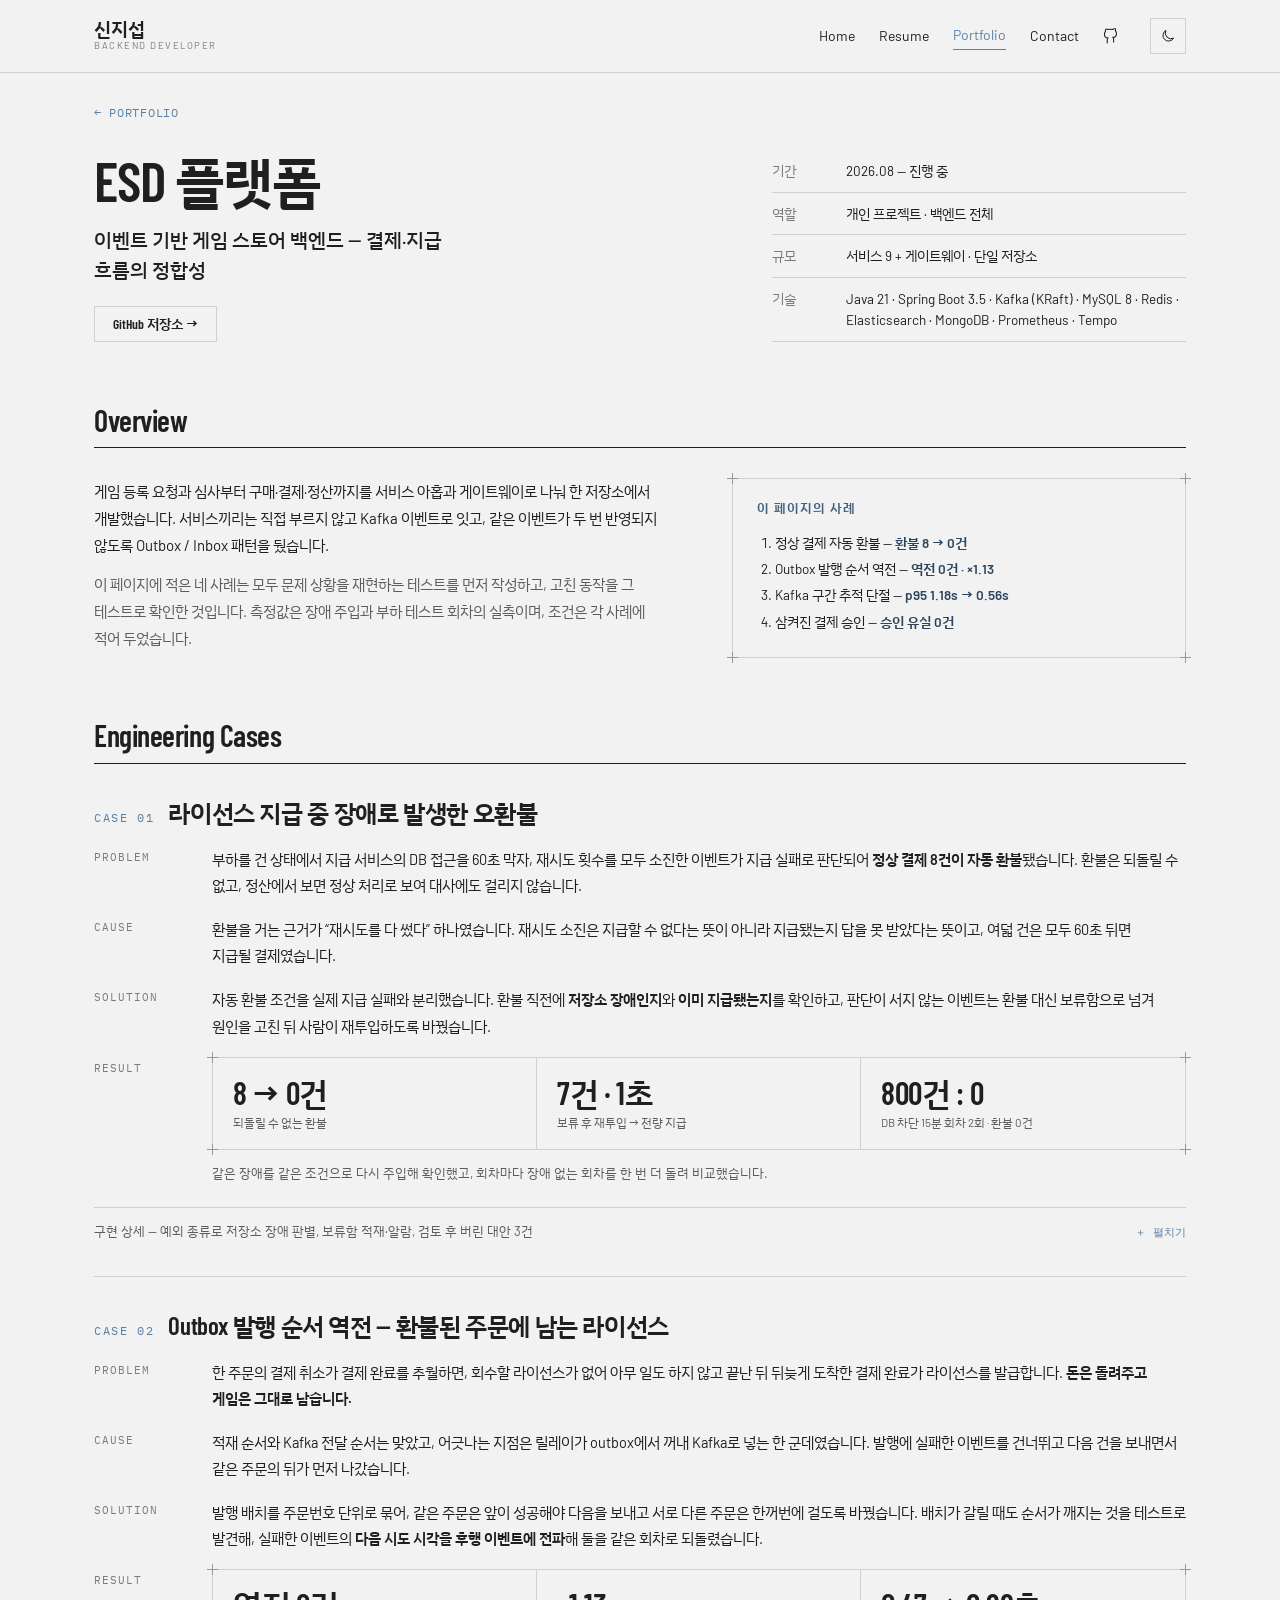
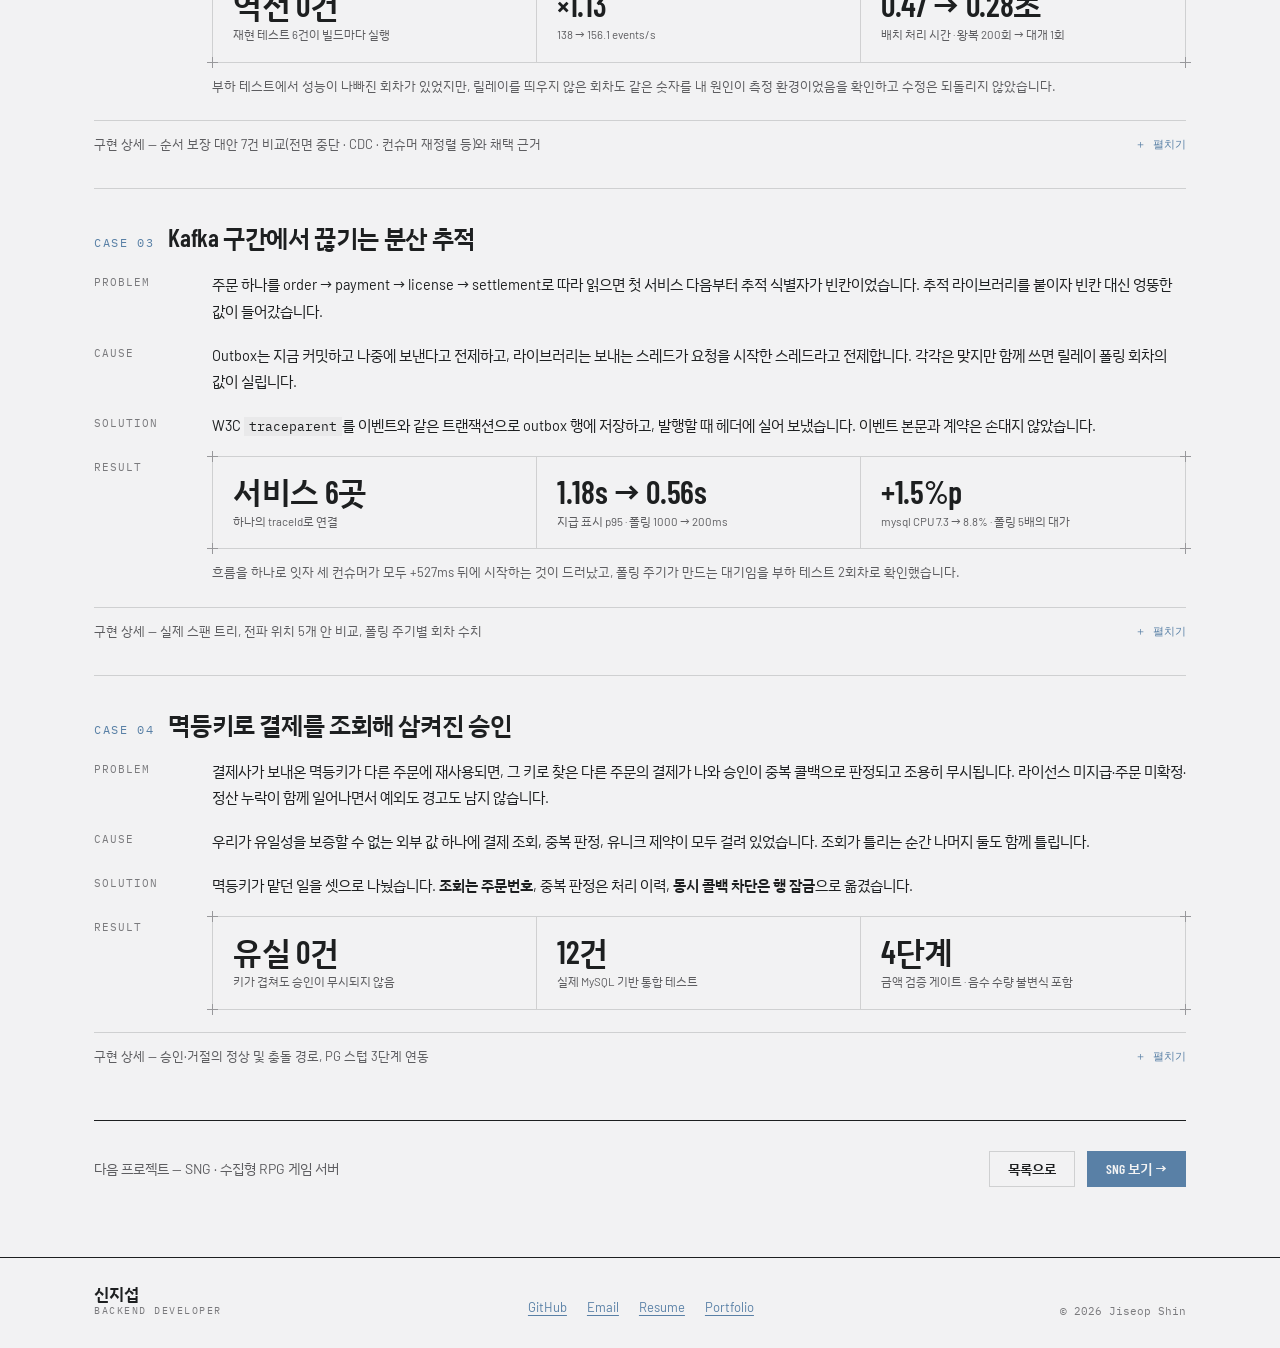
<file: project-esd.html>
<!DOCTYPE html>
<html lang="ko">
<head>
<meta charset="utf-8">
<meta name="viewport" content="width=device-width, initial-scale=1">
<title>ESD 플랫폼 · 신지섭</title>
<meta name="description" content="이벤트 기반 게임 스토어 백엔드 — 결제·지급 흐름의 정합성. 문제 → 원인 → 해결 → 결과로 정리한 네 사례.">
<link rel="icon" href="data:image/svg+xml,%3Csvg xmlns='http://www.w3.org/2000/svg' viewBox='0 0 32 32'%3E%3Crect width='32' height='32' fill='%23f2f2f3'/%3E%3Crect x='7' y='7' width='18' height='18' fill='none' stroke='%231d1f20' stroke-width='1.6'/%3E%3Cpath d='M3 3h6M3 3v6M29 3h-6M29 3v6M3 29h6M3 29v-6M29 29h-6M29 29v-6' stroke='%235980a6' stroke-width='2'/%3E%3C/svg%3E">
<link rel="preconnect" href="https://fonts.googleapis.com">
<link rel="preconnect" href="https://fonts.gstatic.com" crossorigin>
<link rel="stylesheet" href="https://fonts.googleapis.com/css2?family=Barlow:wght@400;500;600&family=Barlow+Condensed:wght@500;600;700&family=IBM+Plex+Sans+KR:wght@400;500;600;700&family=IBM+Plex+Mono:wght@400;500&display=swap">
<link rel="stylesheet" href="css/tokens.css">
<link rel="stylesheet" href="css/base.css">
<link rel="stylesheet" href="css/components.css">
<link rel="stylesheet" href="css/pages.css">
<link rel="stylesheet" href="css/print.css">
</head>
<body>

<a class="skip-link" href="#main">본문으로 건너뛰기</a>

<header class="site-header">
  <div class="container nav">
    <a class="nav-brand" href="index.html">신지섭<span>Backend Developer</span></a>

    <nav class="nav-links" aria-label="주요 메뉴">
      <a href="index.html">Home</a>
      <a href="resume.html">Resume</a>
      <a href="portfolio.html" aria-current="page">Portfolio</a>
      <a href="contact.html">Contact</a>
      <a class="nav-icon" href="https://github.com/tlswltjq" aria-label="GitHub" target="_blank" rel="noopener">
        <svg width="17" height="17" viewBox="0 0 24 24" fill="none" stroke="currentColor" stroke-width="1.5" aria-hidden="true"><path d="M15 22v-4a4.8 4.8 0 0 0-1-3.5c3 0 5-2 5-5.5a5 5 0 0 0-1.5-3.5 4 4 0 0 0-.1-3S15.5 2 13 3.5a13 13 0 0 0-6 0C4.5 2 3.6 3.5 3.6 3.5a4 4 0 0 0-.1 3A5 5 0 0 0 2 10c0 3.5 2 5.5 5 5.5A4.8 4.8 0 0 0 6 19v4"/></svg>
      </a>
    </nav>

    <button class="btn btn-secondary btn-icon nav-toggle" type="button" aria-label="메뉴 열기" aria-expanded="false" aria-controls="nav-drawer">
      <svg data-icon="open" width="16" height="16" viewBox="0 0 24 24" fill="none" stroke="currentColor" stroke-width="1.5" aria-hidden="true"><path d="M4 6h16M4 12h16M4 18h16"/></svg>
      <svg data-icon="close" hidden width="16" height="16" viewBox="0 0 24 24" fill="none" stroke="currentColor" stroke-width="1.5" aria-hidden="true"><path d="M6 6l12 12M18 6L6 18"/></svg>
    </button>

    <button class="btn btn-secondary btn-icon theme-toggle" type="button" aria-label="다크 모드로 전환" aria-pressed="false" title="다크 모드">
      <svg class="theme-icon-moon" width="16" height="16" viewBox="0 0 24 24" fill="none" stroke="currentColor" stroke-width="1.5" aria-hidden="true"><path d="M20.4 15.1A8.5 8.5 0 0 1 8.9 3.6 8.5 8.5 0 1 0 20.4 15.1Z"/></svg>
      <svg class="theme-icon-sun" width="16" height="16" viewBox="0 0 24 24" fill="none" stroke="currentColor" stroke-width="1.5" aria-hidden="true"><circle cx="12" cy="12" r="3.5"/><path d="M12 2v2M12 20v2M4.9 4.9l1.4 1.4M17.7 17.7l1.4 1.4M2 12h2M20 12h2M4.9 19.1l1.4-1.4M17.7 6.3l1.4-1.4"/></svg>
    </button>
  </div>

  <div class="nav-drawer" id="nav-drawer" hidden>
    <ul>
      <li><a href="index.html">Home</a></li>
      <li><a href="resume.html">Resume</a></li>
      <li><a href="portfolio.html" aria-current="page">Portfolio</a></li>
      <li><a href="contact.html">Contact</a></li>
      <li><a href="https://github.com/tlswltjq" target="_blank" rel="noopener">GitHub<span class="mono mono--sm">↗</span></a></li>
    </ul>
  </div>
</header>

<main id="main" tabindex="-1">

  <div class="container back-link">
    <a href="portfolio.html">← PORTFOLIO</a>
  </div>

  <!-- ── 표제 ─────────────────────────────────────────────────────── -->
  <section class="container case-head">
    <div>
      <h1>ESD 플랫폼</h1>
      <p class="lead">이벤트 기반 게임 스토어 백엔드 — 결제·지급 흐름의 정합성</p>
      <a class="btn btn-secondary btn-sm" href="https://github.com/tlswltjq" target="_blank" rel="noopener">GitHub 저장소 →</a>
    </div>
    <table class="table">
      <tbody>
        <tr><td>기간</td><td>2026.08 — 진행 중</td></tr>
        <tr><td>역할</td><td>개인 프로젝트 · 백엔드 전체</td></tr>
        <tr><td>규모</td><td>서비스 9 + 게이트웨이 · 단일 저장소</td></tr>
        <tr><td>기술</td><td>Java 21 · Spring Boot 3.5 · Kafka (KRaft) · MySQL 8 · Redis · Elasticsearch · MongoDB · Prometheus · Tempo</td></tr>
      </tbody>
    </table>
  </section>

  <!-- ── 개요 ─────────────────────────────────────────────────────── -->
  <section class="container section--tight">
    <div class="section-head section-head--gap">
      <h2>Overview</h2>
    </div>
    <div class="overview">
      <div>
        <p>게임 등록 요청과 심사부터 구매·결제·정산까지를 서비스 아홉과 게이트웨이로 나눠 한 저장소에서 개발했습니다. 서비스끼리는 직접 부르지 않고 Kafka 이벤트로 잇고, 같은 이벤트가 두 번 반영되지 않도록 Outbox / Inbox 패턴을 뒀습니다.</p>
        <p class="muted">이 페이지에 적은 네 사례는 모두 문제 상황을 재현하는 테스트를 먼저 작성하고, 고친 동작을 그 테스트로 확인한 것입니다. 측정값은 장애 주입과 부하 테스트 회차의 실측이며, 조건은 각 사례에 적어 두었습니다.</p>
      </div>
      <div class="blueprint overview-aside">
        <i class="corner tl"></i><i class="corner tr"></i><i class="corner bl"></i><i class="corner br"></i>
        <h6>이 페이지의 사례</h6>
        <ol>
          <li>정상 결제 자동 환불 — <span class="hl">환불 8 → 0건</span></li>
          <li>Outbox 발행 순서 역전 — <span class="hl">역전 0건 · ×1.13</span></li>
          <li>Kafka 구간 추적 단절 — <span class="hl">p95 1.18s → 0.56s</span></li>
          <li>삼켜진 결제 승인 — <span class="hl">승인 유실 0건</span></li>
        </ol>
      </div>
    </div>
  </section>

  <!-- ── 사례 ─────────────────────────────────────────────────────── -->
  <section class="container section--tight">
    <div class="section-head">
      <h2>Engineering Cases</h2>
    </div>

    <!-- CASE 01 -->
    <article class="case">
      <div class="case-title">
        <span class="case-no">CASE 01</span>
        <h3>라이선스 지급 중 장애로 발생한 오환불</h3>
      </div>
      <div class="case-grid">
        <div class="case-label">PROBLEM</div>
        <p>부하를 건 상태에서 지급 서비스의 DB 접근을 60초 막자, 재시도 횟수를 모두 소진한 이벤트가 지급 실패로 판단되어 <b>정상 결제 8건이 자동 환불</b>됐습니다. 환불은 되돌릴 수 없고, 정산에서 보면 정상 처리로 보여 대사에도 걸리지 않습니다.</p>

        <div class="case-label">CAUSE</div>
        <p>환불을 거는 근거가 “재시도를 다 썼다” 하나였습니다. 재시도 소진은 지급할 수 없다는 뜻이 아니라 지급됐는지 답을 못 받았다는 뜻이고, 여덟 건은 모두 60초 뒤면 지급될 결제였습니다.</p>

        <div class="case-label">SOLUTION</div>
        <p>자동 환불 조건을 실제 지급 실패와 분리했습니다. 환불 직전에 <b>저장소 장애인지</b>와 <b>이미 지급됐는지</b>를 확인하고, 판단이 서지 않는 이벤트는 환불 대신 보류함으로 넘겨 원인을 고친 뒤 사람이 재투입하도록 바꿨습니다.</p>

        <div class="case-label">RESULT</div>
        <div>
          <div class="blueprint stat-grid stat-grid--3">
            <i class="corner tl"></i><i class="corner tr"></i><i class="corner bl"></i><i class="corner br"></i>
            <div class="stat">
              <div class="stat-value">8 → 0건</div>
              <div class="stat-label">되돌릴 수 없는 환불</div>
            </div>
            <div class="stat">
              <div class="stat-value">7건 · 1초</div>
              <div class="stat-label">보류 후 재투입 → 전량 지급</div>
            </div>
            <div class="stat">
              <div class="stat-value">800건 : 0</div>
              <div class="stat-label">DB 차단 15분 회차 2회 · 환불 0건</div>
            </div>
          </div>
          <p class="note">같은 장애를 같은 조건으로 다시 주입해 확인했고, 회차마다 장애 없는 회차를 한 번 더 돌려 비교했습니다.</p>
        </div>
      </div>

      <div class="case-more">
        <button class="case-more-toggle" type="button" data-disclosure aria-expanded="false" aria-controls="case-01-detail">
          <span>구현 상세 — 예외 종류로 저장소 장애 판별, 보류함 적재·알람, 검토 후 버린 대안 3건</span>
          <span class="case-more-mark" data-disclosure-mark>＋ 펼치기</span>
        </button>
        <div class="case-more-panel" id="case-01-detail" hidden>
          <ul>
            <li>예외 종류로 저장소 장애를 판별하는 기준</li>
            <li>보류함 적재와 알람 경로</li>
            <li>검토 후 버린 대안 3건과 버린 이유</li>
          </ul>
          <p class="note">각 항목의 기록은 정리 중입니다. 코드와 재현 테스트는 <a href="https://github.com/tlswltjq" target="_blank" rel="noopener">GitHub 저장소</a>에서 볼 수 있습니다.</p>
        </div>
      </div>
    </article>

    <!-- CASE 02 -->
    <article class="case">
      <div class="case-title">
        <span class="case-no">CASE 02</span>
        <h3>Outbox 발행 순서 역전 — 환불된 주문에 남는 라이선스</h3>
      </div>
      <div class="case-grid">
        <div class="case-label">PROBLEM</div>
        <p>한 주문의 결제 취소가 결제 완료를 추월하면, 회수할 라이선스가 없어 아무 일도 하지 않고 끝난 뒤 뒤늦게 도착한 결제 완료가 라이선스를 발급합니다. <b>돈은 돌려주고 게임은 그대로 남습니다.</b></p>

        <div class="case-label">CAUSE</div>
        <p>적재 순서와 Kafka 전달 순서는 맞았고, 어긋나는 지점은 릴레이가 outbox에서 꺼내 Kafka로 넣는 한 군데였습니다. 발행에 실패한 이벤트를 건너뛰고 다음 건을 보내면서 같은 주문의 뒤가 먼저 나갔습니다.</p>

        <div class="case-label">SOLUTION</div>
        <p>발행 배치를 주문번호 단위로 묶어, 같은 주문은 앞이 성공해야 다음을 보내고 서로 다른 주문은 한꺼번에 걸도록 바꿨습니다. 배치가 갈릴 때도 순서가 깨지는 것을 테스트로 발견해, 실패한 이벤트의 <b>다음 시도 시각을 후행 이벤트에 전파</b>해 둘을 같은 회차로 되돌렸습니다.</p>

        <div class="case-label">RESULT</div>
        <div>
          <div class="blueprint stat-grid stat-grid--3">
            <i class="corner tl"></i><i class="corner tr"></i><i class="corner bl"></i><i class="corner br"></i>
            <div class="stat">
              <div class="stat-value">역전 0건</div>
              <div class="stat-label">재현 테스트 6건이 빌드마다 실행</div>
            </div>
            <div class="stat">
              <div class="stat-value">×1.13</div>
              <div class="stat-label">138 → 156.1 events/s</div>
            </div>
            <div class="stat">
              <div class="stat-value">0.47 → 0.28초</div>
              <div class="stat-label">배치 처리 시간 · 왕복 200회 → 대개 1회</div>
            </div>
          </div>
          <p class="note">부하 테스트에서 성능이 나빠진 회차가 있었지만, 릴레이를 띄우지 않은 회차도 같은 숫자를 내 원인이 측정 환경이었음을 확인하고 수정은 되돌리지 않았습니다.</p>
        </div>
      </div>

      <div class="case-more">
        <button class="case-more-toggle" type="button" data-disclosure aria-expanded="false" aria-controls="case-02-detail">
          <span>구현 상세 — 순서 보장 대안 7건 비교(전면 중단 · CDC · 컨슈머 재정렬 등)와 채택 근거</span>
          <span class="case-more-mark" data-disclosure-mark>＋ 펼치기</span>
        </button>
        <div class="case-more-panel" id="case-02-detail" hidden>
          <ul>
            <li>순서 보장 대안 7건 비교 — 전면 중단, CDC, 컨슈머 재정렬 등</li>
            <li>주문 단위 직렬화를 고른 근거</li>
            <li>배치 경계에서 순서가 깨지던 재현 테스트</li>
          </ul>
          <p class="note">각 항목의 기록은 정리 중입니다. 코드와 재현 테스트는 <a href="https://github.com/tlswltjq" target="_blank" rel="noopener">GitHub 저장소</a>에서 볼 수 있습니다.</p>
        </div>
      </div>
    </article>

    <!-- CASE 03 -->
    <article class="case">
      <div class="case-title">
        <span class="case-no">CASE 03</span>
        <h3>Kafka 구간에서 끊기는 분산 추적</h3>
      </div>
      <div class="case-grid">
        <div class="case-label">PROBLEM</div>
        <p>주문 하나를 order → payment → license → settlement로 따라 읽으면 첫 서비스 다음부터 추적 식별자가 빈칸이었습니다. 추적 라이브러리를 붙이자 빈칸 대신 엉뚱한 값이 들어갔습니다.</p>

        <div class="case-label">CAUSE</div>
        <p>Outbox는 지금 커밋하고 나중에 보낸다고 전제하고, 라이브러리는 보내는 스레드가 요청을 시작한 스레드라고 전제합니다. 각각은 맞지만 함께 쓰면 릴레이 폴링 회차의 값이 실립니다.</p>

        <div class="case-label">SOLUTION</div>
        <p>W3C <code>traceparent</code>를 이벤트와 같은 트랜잭션으로 outbox 행에 저장하고, 발행할 때 헤더에 실어 보냈습니다. 이벤트 본문과 계약은 손대지 않았습니다.</p>

        <div class="case-label">RESULT</div>
        <div>
          <div class="blueprint stat-grid stat-grid--3">
            <i class="corner tl"></i><i class="corner tr"></i><i class="corner bl"></i><i class="corner br"></i>
            <div class="stat">
              <div class="stat-value">서비스 6곳</div>
              <div class="stat-label">하나의 traceId로 연결</div>
            </div>
            <div class="stat">
              <div class="stat-value">1.18s → 0.56s</div>
              <div class="stat-label">지급 표시 p95 · 폴링 1000 → 200ms</div>
            </div>
            <div class="stat">
              <div class="stat-value">+1.5%p</div>
              <div class="stat-label">mysql CPU 7.3 → 8.8% · 폴링 5배의 대가</div>
            </div>
          </div>
          <p class="note">흐름을 하나로 잇자 세 컨슈머가 모두 +527ms 뒤에 시작하는 것이 드러났고, 폴링 주기가 만드는 대기임을 부하 테스트 2회차로 확인했습니다.</p>
        </div>
      </div>

      <div class="case-more">
        <button class="case-more-toggle" type="button" data-disclosure aria-expanded="false" aria-controls="case-03-detail">
          <span>구현 상세 — 실제 스팬 트리, 전파 위치 5개 안 비교, 폴링 주기별 회차 수치</span>
          <span class="case-more-mark" data-disclosure-mark>＋ 펼치기</span>
        </button>
        <div class="case-more-panel" id="case-03-detail" hidden>
          <ul>
            <li>실제 스팬 트리 — order부터 settlement까지</li>
            <li>전파 위치 5개 안 비교</li>
            <li>폴링 주기별 회차 수치</li>
          </ul>
          <p class="note">각 항목의 기록은 정리 중입니다. 코드와 재현 테스트는 <a href="https://github.com/tlswltjq" target="_blank" rel="noopener">GitHub 저장소</a>에서 볼 수 있습니다.</p>
        </div>
      </div>
    </article>

    <!-- CASE 04 -->
    <article class="case">
      <div class="case-title">
        <span class="case-no">CASE 04</span>
        <h3>멱등키로 결제를 조회해 삼켜진 승인</h3>
      </div>
      <div class="case-grid">
        <div class="case-label">PROBLEM</div>
        <p>결제사가 보내온 멱등키가 다른 주문에 재사용되면, 그 키로 찾은 다른 주문의 결제가 나와 승인이 중복 콜백으로 판정되고 조용히 무시됩니다. 라이선스 미지급·주문 미확정·정산 누락이 함께 일어나면서 예외도 경고도 남지 않습니다.</p>

        <div class="case-label">CAUSE</div>
        <p>우리가 유일성을 보증할 수 없는 외부 값 하나에 결제 조회, 중복 판정, 유니크 제약이 모두 걸려 있었습니다. 조회가 틀리는 순간 나머지 둘도 함께 틀립니다.</p>

        <div class="case-label">SOLUTION</div>
        <p>멱등키가 맡던 일을 셋으로 나눴습니다. <b>조회는 주문번호</b>, 중복 판정은 처리 이력, <b>동시 콜백 차단은 행 잠금</b>으로 옮겼습니다.</p>

        <div class="case-label">RESULT</div>
        <div>
          <div class="blueprint stat-grid stat-grid--3">
            <i class="corner tl"></i><i class="corner tr"></i><i class="corner bl"></i><i class="corner br"></i>
            <div class="stat">
              <div class="stat-value">유실 0건</div>
              <div class="stat-label">키가 겹쳐도 승인이 무시되지 않음</div>
            </div>
            <div class="stat">
              <div class="stat-value">12건</div>
              <div class="stat-label">실제 MySQL 기반 통합 테스트</div>
            </div>
            <div class="stat">
              <div class="stat-value">4단계</div>
              <div class="stat-label">금액 검증 게이트 · 음수 수량 불변식 포함</div>
            </div>
          </div>
        </div>
      </div>

      <div class="case-more">
        <button class="case-more-toggle" type="button" data-disclosure aria-expanded="false" aria-controls="case-04-detail">
          <span>구현 상세 — 승인·거절의 정상 및 충돌 경로, PG 스텁 3단계 연동</span>
          <span class="case-more-mark" data-disclosure-mark>＋ 펼치기</span>
        </button>
        <div class="case-more-panel" id="case-04-detail" hidden>
          <ul>
            <li>승인·거절의 정상 경로와 충돌 경로</li>
            <li>PG 스텁 3단계 연동</li>
            <li>금액 검증 게이트 4단계와 음수 수량 불변식</li>
          </ul>
          <p class="note">각 항목의 기록은 정리 중입니다. 코드와 재현 테스트는 <a href="https://github.com/tlswltjq" target="_blank" rel="noopener">GitHub 저장소</a>에서 볼 수 있습니다.</p>
        </div>
      </div>
    </article>
  </section>

  <!-- ── 다음 프로젝트 ────────────────────────────────────────────── -->
  <section class="container">
    <div class="case-nav">
      <p>다음 프로젝트 — SNG · 수집형 RPG 게임 서버</p>
      <div class="actions">
        <a class="btn btn-secondary btn-sm" href="portfolio.html">목록으로</a>
        <a class="btn btn-primary btn-sm" href="resume.html#proj-sng">SNG 보기 →</a>
      </div>
    </div>
  </section>

</main>

<footer class="site-footer">
  <div class="container">
    <div>
      <div class="footer-brand">신지섭</div>
      <div>BACKEND DEVELOPER</div>
    </div>
    <div class="footer-links">
      <a href="https://github.com/tlswltjq" target="_blank" rel="noopener">GitHub</a>
      <a href="mailto:wltjq1203@icloud.com">Email</a>
      <a href="resume.html">Resume</a>
      <a href="portfolio.html">Portfolio</a>
    </div>
    <div class="footer-copy">© <span data-year>2026</span> Jiseop Shin</div>
  </div>
</footer>

<script src="js/theme.js" defer></script>
<script src="js/site.js" defer></script>
<script src="js/nav.js" defer></script>
<script src="js/disclosure.js" defer></script>
</body>
</html>
</file>
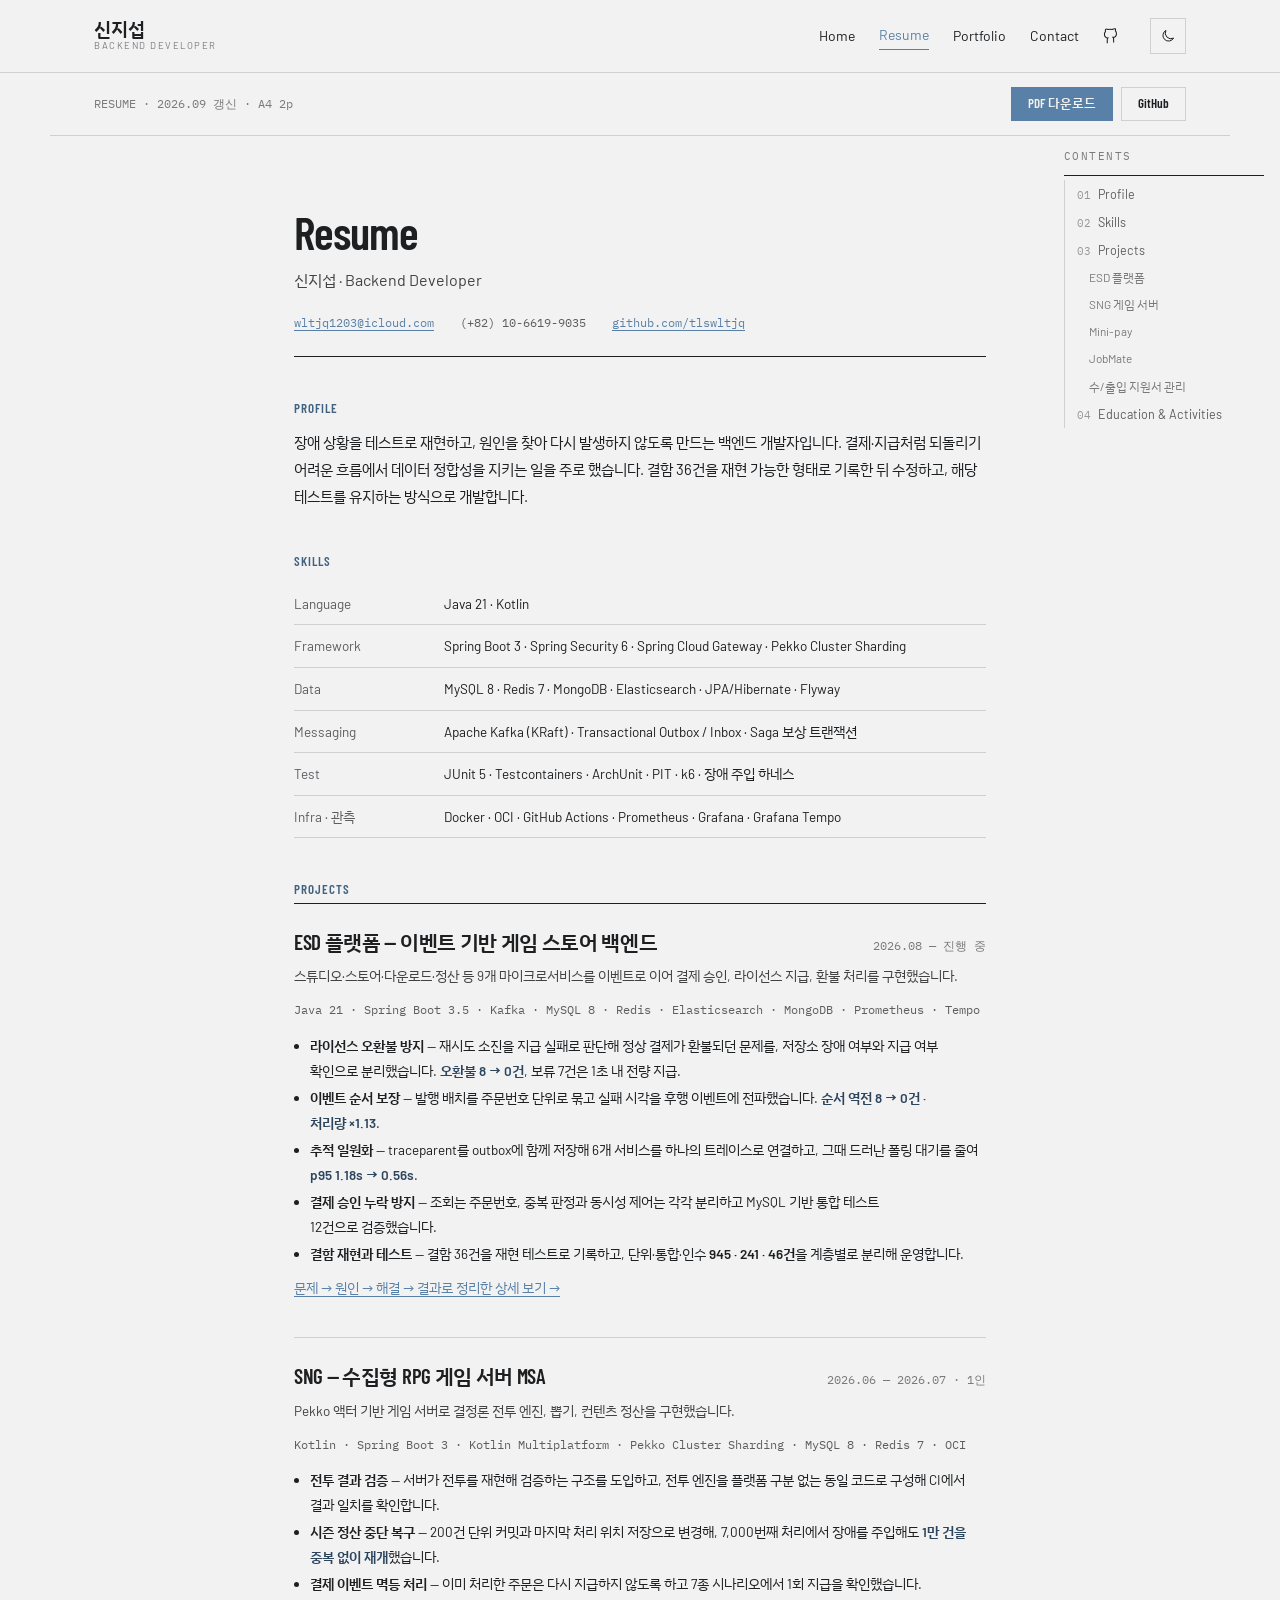
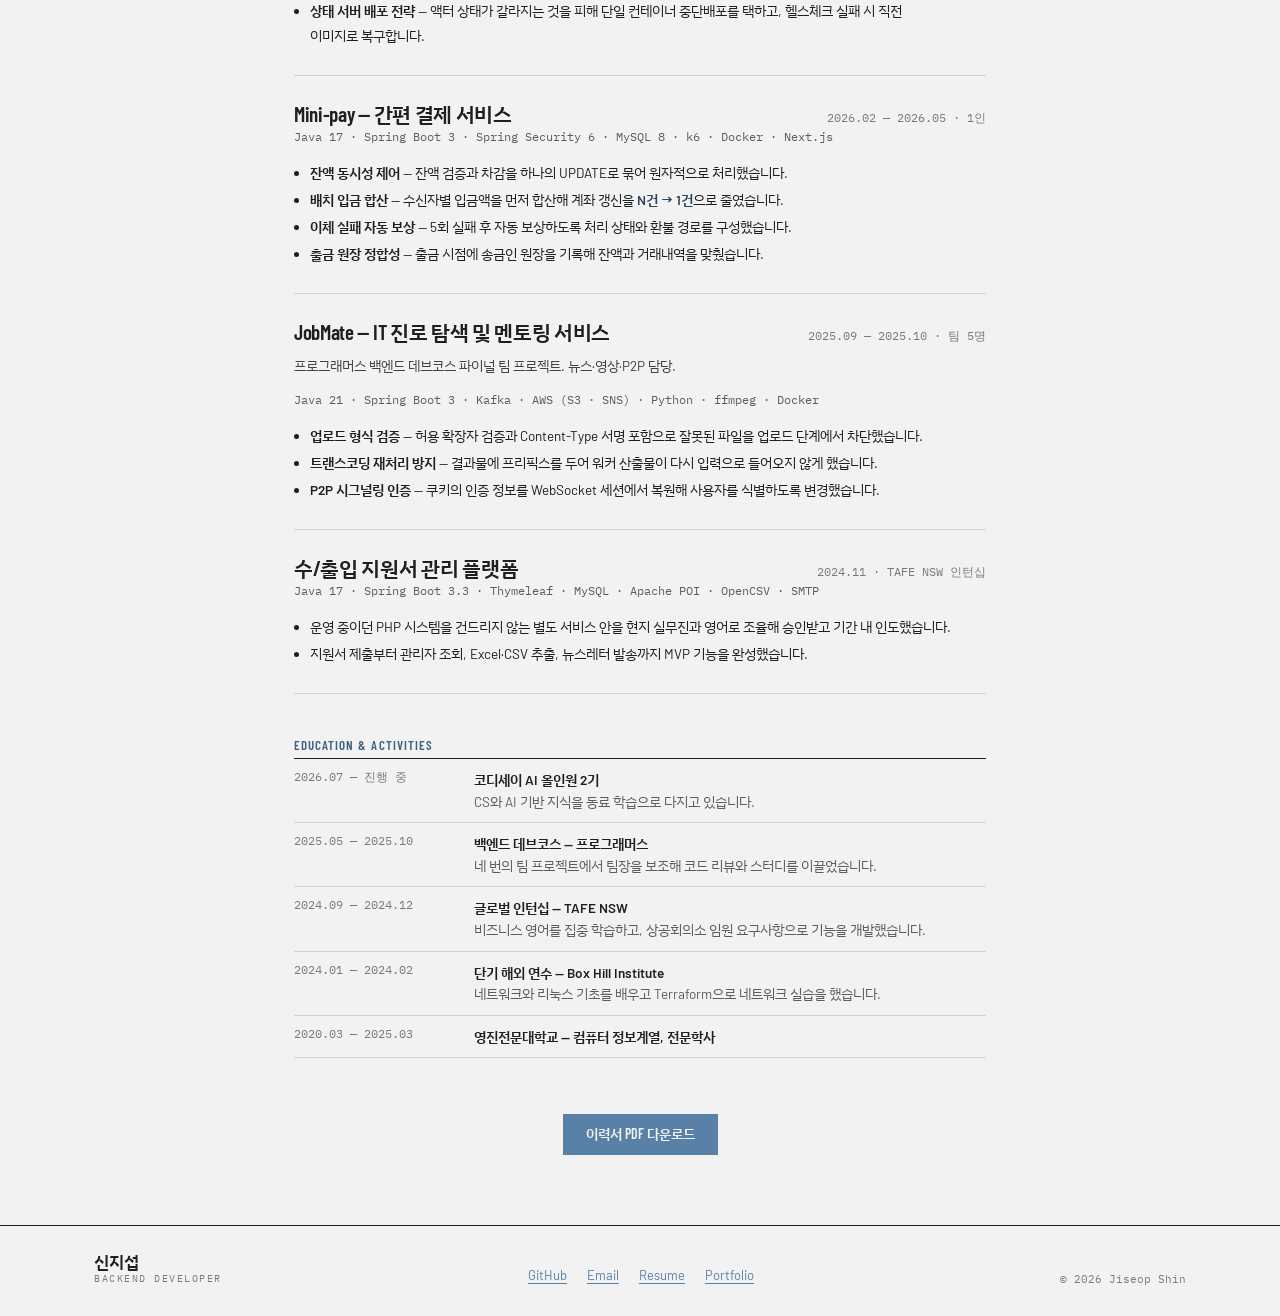
<file: resume.html>
<!DOCTYPE html>
<html lang="ko">
<head>
<meta charset="utf-8">
<meta name="viewport" content="width=device-width, initial-scale=1">
<title>Resume · 신지섭</title>
<meta name="description" content="신지섭 백엔드 개발자 이력서 — 프로젝트 5건과 교육·경험 6건. 2026.09 갱신.">
<link rel="icon" href="data:image/svg+xml,%3Csvg xmlns='http://www.w3.org/2000/svg' viewBox='0 0 32 32'%3E%3Crect width='32' height='32' fill='%23f2f2f3'/%3E%3Crect x='7' y='7' width='18' height='18' fill='none' stroke='%231d1f20' stroke-width='1.6'/%3E%3Cpath d='M3 3h6M3 3v6M29 3h-6M29 3v6M3 29h6M3 29v-6M29 29h-6M29 29v-6' stroke='%235980a6' stroke-width='2'/%3E%3C/svg%3E">
<link rel="preconnect" href="https://fonts.googleapis.com">
<link rel="preconnect" href="https://fonts.gstatic.com" crossorigin>
<link rel="stylesheet" href="https://fonts.googleapis.com/css2?family=Barlow:wght@400;500;600&family=Barlow+Condensed:wght@500;600;700&family=IBM+Plex+Sans+KR:wght@400;500;600;700&family=IBM+Plex+Mono:wght@400;500&display=swap">
<link rel="stylesheet" href="css/tokens.css">
<link rel="stylesheet" href="css/base.css">
<link rel="stylesheet" href="css/components.css">
<link rel="stylesheet" href="css/pages.css">
<link rel="stylesheet" href="css/print.css">
</head>
<body>

<a class="skip-link" href="#main">본문으로 건너뛰기</a>

<header class="site-header">
  <div class="container nav">
    <a class="nav-brand" href="index.html">신지섭<span>Backend Developer</span></a>

    <nav class="nav-links" aria-label="주요 메뉴">
      <a href="index.html">Home</a>
      <a href="resume.html" aria-current="page">Resume</a>
      <a href="portfolio.html">Portfolio</a>
      <a href="contact.html">Contact</a>
      <a class="nav-icon" href="https://github.com/tlswltjq" aria-label="GitHub" target="_blank" rel="noopener">
        <svg width="17" height="17" viewBox="0 0 24 24" fill="none" stroke="currentColor" stroke-width="1.5" aria-hidden="true"><path d="M15 22v-4a4.8 4.8 0 0 0-1-3.5c3 0 5-2 5-5.5a5 5 0 0 0-1.5-3.5 4 4 0 0 0-.1-3S15.5 2 13 3.5a13 13 0 0 0-6 0C4.5 2 3.6 3.5 3.6 3.5a4 4 0 0 0-.1 3A5 5 0 0 0 2 10c0 3.5 2 5.5 5 5.5A4.8 4.8 0 0 0 6 19v4"/></svg>
      </a>
    </nav>

    <button class="btn btn-secondary btn-icon nav-toggle" type="button" aria-label="메뉴 열기" aria-expanded="false" aria-controls="nav-drawer">
      <svg data-icon="open" width="16" height="16" viewBox="0 0 24 24" fill="none" stroke="currentColor" stroke-width="1.5" aria-hidden="true"><path d="M4 6h16M4 12h16M4 18h16"/></svg>
      <svg data-icon="close" hidden width="16" height="16" viewBox="0 0 24 24" fill="none" stroke="currentColor" stroke-width="1.5" aria-hidden="true"><path d="M6 6l12 12M18 6L6 18"/></svg>
    </button>

    <button class="btn btn-secondary btn-icon theme-toggle" type="button" aria-label="다크 모드로 전환" aria-pressed="false" title="다크 모드">
      <svg class="theme-icon-moon" width="16" height="16" viewBox="0 0 24 24" fill="none" stroke="currentColor" stroke-width="1.5" aria-hidden="true"><path d="M20.4 15.1A8.5 8.5 0 0 1 8.9 3.6 8.5 8.5 0 1 0 20.4 15.1Z"/></svg>
      <svg class="theme-icon-sun" width="16" height="16" viewBox="0 0 24 24" fill="none" stroke="currentColor" stroke-width="1.5" aria-hidden="true"><circle cx="12" cy="12" r="3.5"/><path d="M12 2v2M12 20v2M4.9 4.9l1.4 1.4M17.7 17.7l1.4 1.4M2 12h2M20 12h2M4.9 19.1l1.4-1.4M17.7 6.3l1.4-1.4"/></svg>
    </button>
  </div>

  <div class="nav-drawer" id="nav-drawer" hidden>
    <ul>
      <li><a href="index.html">Home</a></li>
      <li><a href="resume.html" aria-current="page">Resume</a></li>
      <li><a href="portfolio.html">Portfolio</a></li>
      <li><a href="contact.html">Contact</a></li>
      <li><a href="https://github.com/tlswltjq" target="_blank" rel="noopener">GitHub<span class="mono mono--sm">↗</span></a></li>
    </ul>
  </div>
</header>

<!-- ── 얇은 도구 띠 — 스크롤해도 붙어 있습니다. ──────────────────── -->
<div class="container toolbar">
  <div class="mono">RESUME · 2026.09 갱신 · A4 2p</div>
  <div class="toolbar-actions">
    <a class="btn btn-primary" href="assets/resume.pdf" download>PDF 다운로드</a>
    <a class="btn btn-secondary" href="https://github.com/tlswltjq" target="_blank" rel="noopener">GitHub</a>
  </div>
</div>

<main id="main" tabindex="-1">

  <!-- ── 목차 — 넓은 화면에서 본문 오른쪽 여백에 띄우고, 읽는 위치를 따라갑니다. ── -->
  <nav class="doc-toc" id="doc-toc" aria-label="목차">
    <div class="doc-toc-title mono">CONTENTS</div>
    <ol>
      <li><a href="#sec-profile">Profile</a></li>
      <li><a href="#sec-skills">Skills</a></li>
      <li>
        <a href="#sec-projects">Projects</a>
        <ol>
          <li><a href="#proj-esd">ESD 플랫폼</a></li>
          <li><a href="#proj-sng">SNG 게임 서버</a></li>
          <li><a href="#proj-minipay">Mini-pay</a></li>
          <li><a href="#proj-jobmate">JobMate</a></li>
          <li><a href="#proj-tafe">수/출입 지원서 관리</a></li>
        </ol>
      </li>
      <li><a href="#sec-education">Education &amp; Activities</a></li>
    </ol>
  </nav>

  <article class="doc">

    <h1>Resume</h1>
    <p class="doc-role">신지섭 · Backend Developer</p>
    <div class="doc-meta">
      <span><a href="mailto:wltjq1203@icloud.com">wltjq1203@icloud.com</a></span>
      <span>(+82) 10-6619-9035</span>
      <span><a href="https://github.com/tlswltjq" target="_blank" rel="noopener">github.com/tlswltjq</a></span>
    </div>

    <h6 id="sec-profile">Profile</h6>
    <p class="doc-lead">장애 상황을 테스트로 재현하고, 원인을 찾아 다시 발생하지 않도록 만드는 백엔드 개발자입니다. 결제·지급처럼 되돌리기 어려운 흐름에서 데이터 정합성을 지키는 일을 주로 했습니다. 결함 36건을 재현 가능한 형태로 기록한 뒤 수정하고, 해당 테스트를 유지하는 방식으로 개발합니다.</p>

    <h6 id="sec-skills">Skills</h6>
    <table class="table">
      <tbody>
        <tr><td>Language</td><td>Java 21 · Kotlin</td></tr>
        <tr><td>Framework</td><td>Spring Boot 3 · Spring Security 6 · Spring Cloud Gateway · Pekko Cluster Sharding</td></tr>
        <tr><td>Data</td><td>MySQL 8 · Redis 7 · MongoDB · Elasticsearch · JPA/Hibernate · Flyway</td></tr>
        <tr><td>Messaging</td><td>Apache Kafka (KRaft) · Transactional Outbox / Inbox · Saga 보상 트랜잭션</td></tr>
        <tr><td>Test</td><td>JUnit 5 · Testcontainers · ArchUnit · PIT · k6 · 장애 주입 하네스</td></tr>
        <tr><td>Infra · 관측</td><td>Docker · OCI · GitHub Actions · Prometheus · Grafana · Grafana Tempo</td></tr>
      </tbody>
    </table>

    <h6 class="tight" id="sec-projects">Projects</h6>
    <div class="doc-list">

      <section class="doc-item" id="proj-esd">
        <div class="doc-item-head">
          <h4>ESD 플랫폼 — 이벤트 기반 게임 스토어 백엔드</h4>
          <span class="mono">2026.08 — 진행 중</span>
        </div>
        <p>스튜디오·스토어·다운로드·정산 등 9개 마이크로서비스를 이벤트로 이어 결제 승인, 라이선스 지급, 환불 처리를 구현했습니다.</p>
        <div class="doc-stack">Java 21 · Spring Boot 3.5 · Kafka · MySQL 8 · Redis · Elasticsearch · MongoDB · Prometheus · Tempo</div>
        <ul>
          <li><b>라이선스 오환불 방지</b> — 재시도 소진을 지급 실패로 판단해 정상 결제가 환불되던 문제를, 저장소 장애 여부와 지급 여부 확인으로 분리했습니다. <b class="hl">오환불 8 → 0건</b>, 보류 7건은 1초 내 전량 지급.</li>
          <li><b>이벤트 순서 보장</b> — 발행 배치를 주문번호 단위로 묶고 실패 시각을 후행 이벤트에 전파했습니다. <b class="hl">순서 역전 8 → 0건 · 처리량 ×1.13</b>.</li>
          <li><b>추적 일원화</b> — traceparent를 outbox에 함께 저장해 6개 서비스를 하나의 트레이스로 연결하고, 그때 드러난 폴링 대기를 줄여 <b class="hl">p95 1.18s → 0.56s</b>.</li>
          <li><b>결제 승인 누락 방지</b> — 조회는 주문번호, 중복 판정과 동시성 제어는 각각 분리하고 MySQL 기반 통합 테스트 12건으로 검증했습니다.</li>
          <li><b>결함 재현과 테스트</b> — 결함 36건을 재현 테스트로 기록하고, 단위·통합·인수 <b>945 · 241 · 46건</b>을 계층별로 분리해 운영합니다.</li>
        </ul>
        <p class="note"><a href="project-esd.html">문제 → 원인 → 해결 → 결과로 정리한 상세 보기 →</a></p>
      </section>

      <section class="doc-item" id="proj-sng">
        <div class="doc-item-head">
          <h4>SNG — 수집형 RPG 게임 서버 MSA</h4>
          <span class="mono">2026.06 — 2026.07 · 1인</span>
        </div>
        <p>Pekko 액터 기반 게임 서버로 결정론 전투 엔진, 뽑기, 컨텐츠 정산을 구현했습니다.</p>
        <div class="doc-stack">Kotlin · Spring Boot 3 · Kotlin Multiplatform · Pekko Cluster Sharding · MySQL 8 · Redis 7 · OCI</div>
        <ul>
          <li><b>전투 결과 검증</b> — 서버가 전투를 재현해 검증하는 구조를 도입하고, 전투 엔진을 플랫폼 구분 없는 동일 코드로 구성해 CI에서 결과 일치를 확인합니다.</li>
          <li><b>시즌 정산 중단 복구</b> — 200건 단위 커밋과 마지막 처리 위치 저장으로 변경해, 7,000번째 처리에서 장애를 주입해도 <b class="hl">1만 건을 중복 없이 재개</b>했습니다.</li>
          <li><b>결제 이벤트 멱등 처리</b> — 이미 처리한 주문은 다시 지급하지 않도록 하고 7종 시나리오에서 1회 지급을 확인했습니다.</li>
          <li><b>상태 서버 배포 전략</b> — 액터 상태가 갈라지는 것을 피해 단일 컨테이너 중단배포를 택하고, 헬스체크 실패 시 직전 이미지로 복구합니다.</li>
        </ul>
      </section>

      <section class="doc-item" id="proj-minipay">
        <div class="doc-item-head">
          <h4>Mini-pay — 간편 결제 서비스</h4>
          <span class="mono">2026.02 — 2026.05 · 1인</span>
        </div>
        <div class="doc-stack">Java 17 · Spring Boot 3 · Spring Security 6 · MySQL 8 · k6 · Docker · Next.js</div>
        <ul>
          <li><b>잔액 동시성 제어</b> — 잔액 검증과 차감을 하나의 UPDATE로 묶어 원자적으로 처리했습니다.</li>
          <li><b>배치 입금 합산</b> — 수신자별 입금액을 먼저 합산해 계좌 갱신을 <b class="hl">N건 → 1건</b>으로 줄였습니다.</li>
          <li><b>이체 실패 자동 보상</b> — 5회 실패 후 자동 보상하도록 처리 상태와 환불 경로를 구성했습니다.</li>
          <li><b>출금 원장 정합성</b> — 출금 시점에 송금인 원장을 기록해 잔액과 거래내역을 맞췄습니다.</li>
        </ul>
      </section>

      <section class="doc-item" id="proj-jobmate">
        <div class="doc-item-head">
          <h4>JobMate — IT 진로 탐색 및 멘토링 서비스</h4>
          <span class="mono">2025.09 — 2025.10 · 팀 5명</span>
        </div>
        <p>프로그래머스 백엔드 데브코스 파이널 팀 프로젝트. 뉴스·영상·P2P 담당.</p>
        <div class="doc-stack">Java 21 · Spring Boot 3 · Kafka · AWS (S3 · SNS) · Python · ffmpeg · Docker</div>
        <ul>
          <li><b>업로드 형식 검증</b> — 허용 확장자 검증과 Content-Type 서명 포함으로 잘못된 파일을 업로드 단계에서 차단했습니다.</li>
          <li><b>트랜스코딩 재처리 방지</b> — 결과물에 프리픽스를 두어 워커 산출물이 다시 입력으로 들어오지 않게 했습니다.</li>
          <li><b>P2P 시그널링 인증</b> — 쿠키의 인증 정보를 WebSocket 세션에서 복원해 사용자를 식별하도록 변경했습니다.</li>
        </ul>
      </section>

      <section class="doc-item" id="proj-tafe">
        <div class="doc-item-head">
          <h4>수/출입 지원서 관리 플랫폼</h4>
          <span class="mono">2024.11 · TAFE NSW 인턴십</span>
        </div>
        <div class="doc-stack">Java 17 · Spring Boot 3.3 · Thymeleaf · MySQL · Apache POI · OpenCSV · SMTP</div>
        <ul>
          <li>운영 중이던 PHP 시스템을 건드리지 않는 별도 서비스 안을 현지 실무진과 영어로 조율해 승인받고 기간 내 인도했습니다.</li>
          <li>지원서 제출부터 관리자 조회, Excel·CSV 추출, 뉴스레터 발송까지 MVP 기능을 완성했습니다.</li>
        </ul>
      </section>

    </div>

    <h6 class="tight" id="sec-education">Education &amp; Activities</h6>
    <table class="table table--edu table--ruled">
      <tbody>
        <tr>
          <td>2026.07 — 진행 중</td>
          <td><b>코디세이 AI 올인원 2기</b><br><span class="muted">CS와 AI 기반 지식을 동료 학습으로 다지고 있습니다.</span></td>
        </tr>
        <tr>
          <td>2025.05 — 2025.10</td>
          <td><b>백엔드 데브코스 — 프로그래머스</b><br><span class="muted">네 번의 팀 프로젝트에서 팀장을 보조해 코드 리뷰와 스터디를 이끌었습니다.</span></td>
        </tr>
        <tr>
          <td>2024.09 — 2024.12</td>
          <td><b>글로벌 인턴십 — TAFE NSW</b><br><span class="muted">비즈니스 영어를 집중 학습하고, 상공회의소 임원 요구사항으로 기능을 개발했습니다.</span></td>
        </tr>
        <tr>
          <td>2024.01 — 2024.02</td>
          <td><b>단기 해외 연수 — Box Hill Institute</b><br><span class="muted">네트워크와 리눅스 기초를 배우고 Terraform으로 네트워크 실습을 했습니다.</span></td>
        </tr>
        <tr>
          <td>2020.03 — 2025.03</td>
          <td><b>영진전문대학교 — 컴퓨터 정보계열, 전문학사</b></td>
        </tr>
      </tbody>
    </table>

    <div class="doc-footer">
      <a class="btn btn-primary" href="assets/resume.pdf" download>이력서 PDF 다운로드</a>
    </div>

  </article>
</main>

<footer class="site-footer">
  <div class="container">
    <div>
      <div class="footer-brand">신지섭</div>
      <div>BACKEND DEVELOPER</div>
    </div>
    <div class="footer-links">
      <a href="https://github.com/tlswltjq" target="_blank" rel="noopener">GitHub</a>
      <a href="mailto:wltjq1203@icloud.com">Email</a>
      <a href="resume.html">Resume</a>
      <a href="portfolio.html">Portfolio</a>
    </div>
    <div class="footer-copy">© <span data-year>2026</span> Jiseop Shin</div>
  </div>
</footer>

<script src="js/theme.js" defer></script>
<script src="js/site.js" defer></script>
<script src="js/nav.js" defer></script>
<script src="js/toc.js" defer></script>
</body>
</html>
</file>
<file: css/tokens.css>
/* ══════════════════════════════════════════════════════════════════
   tokens.css — Industry 도면(blueprint) 디자인 시스템의 토큰
   시안(신지섭 포트폴리오 사이트.dc.html)이 참조하는 CSS 변수를
   그대로 정의합니다. 색·타입·간격을 바꿀 일이 생기면 이 파일만 고칩니다.
   ══════════════════════════════════════════════════════════════════ */

:root {
  color-scheme: light;

  /* ─── 표면과 글자 ─────────────────────────────────────────────── */
  --color-bg: #f2f2f3;          /* 종이(페이지) 바닥 */
  --color-surface: #e9e9ea;     /* 한 단 들어간 면 — 코드칩·해칭 바탕 */
  --color-text: #1d1f20;
  --color-divider: color-mix(in srgb, #1d1f20 16%, transparent);

  /* 중립 램프 — OKLCH 한 명도 축에서 뽑아, 단계가 같으면 밝기도 같습니다. */
  --color-neutral-100: #f5f5f8;
  --color-neutral-200: #e7e7ea;
  --color-neutral-300: #d4d4d7;
  --color-neutral-400: #b7b7ba;
  --color-neutral-500: #98989b;
  --color-neutral-600: #7a7a7d;
  --color-neutral-700: #5d5d60;
  --color-neutral-800: #424244;
  --color-neutral-900: #2b2b2d;

  /* 강조 램프 — 청사진 잉크 계열 */
  --color-accent: #5980a6;
  --color-accent-100: #eef6ff;
  --color-accent-200: #d6ebff;
  --color-accent-300: #b5d9fd;
  --color-accent-400: #94bce3;
  --color-accent-500: #749dc4;
  --color-accent-600: #597ea3;
  --color-accent-700: #416180;
  --color-accent-800: #2c455d;
  --color-accent-900: #1d2d3d;

  /* ─── 타이포그래피 ────────────────────────────────────────────── */
  /* 라틴은 Barlow, 한글은 IBM Plex Sans KR 로 떨어집니다. 시안이 쓰는
     조합이라 그대로 둡니다. */
  --font-heading: "Barlow Condensed", "IBM Plex Sans KR", system-ui, sans-serif;
  --font-body: "Barlow", "IBM Plex Sans KR", system-ui, sans-serif;
  --font-mono: "IBM Plex Mono", ui-monospace, SFMono-Regular, Menlo, monospace;
  --font-heading-weight: 600;

  /* ─── 간격 ────────────────────────────────────────────────────── */
  --space-1: 4px;
  --space-2: 8px;
  --space-3: 12px;
  --space-4: 16px;
  --space-5: 22px;
  --space-6: 30px;
  --space-8: 44px;

  /* 아트보드 좌우 여백 — 시안의 1180px 카드에 44px 패딩 */
  --page-max: 1180px;
  --page-pad: 44px;

  /* 섹션 사이 수직 리듬 */
  --section-gap: 88px;
  --header-height: 73px;

  --shadow-sm: 0 1px 2px color-mix(in srgb, #2b2b2d 14%, transparent);
  --shadow-md: 0 3px 10px color-mix(in srgb, #2b2b2d 16%, transparent);
}

/* 다크 모드 변수 — data-theme="dark" 를 문서 루트에 걸면 적용됩니다. */
[data-theme="dark"] {
  color-scheme: dark;
  --color-bg: #0f1112;
  --color-surface: #181b1e;
  --color-text: #eceeef;
  --color-divider: color-mix(in srgb, #eceeef 18%, transparent);

  --color-neutral-100: #121416;
  --color-neutral-200: #1c1f22;
  --color-neutral-300: #292d31;
  --color-neutral-400: #454b50;
  --color-neutral-500: #697178;
  --color-neutral-600: #939ba1;
  --color-neutral-700: #adb4b9;
  --color-neutral-800: #cbd0d3;
  --color-neutral-900: #e6e9eb;

  --color-accent: #82b5df;
  --color-accent-100: #152431;
  --color-accent-200: #1b3347;
  --color-accent-300: #254a68;
  --color-accent-400: #396b92;
  --color-accent-500: #568db8;
  --color-accent-600: #76abd3;
  --color-accent-700: #96c4e6;
  --color-accent-800: #bddcf3;
  --color-accent-900: #e0effa;
  --shadow-sm: 0 1px 2px color-mix(in srgb, #000 30%, transparent);
  --shadow-md: 0 6px 20px color-mix(in srgb, #000 30%, transparent);
}

@media (max-width: 720px) {
  :root {
    --page-pad: 20px;
    --section-gap: 52px;
  }
}
</file>
<file: css/base.css>
/* ══════════════════════════════════════════════════════════════════
   base.css — 리셋 · 요소 타이포그래피 · 레이아웃 뼈대 · 유틸리티
   ══════════════════════════════════════════════════════════════════ */

*, *::before, *::after { box-sizing: border-box; }

/* [hidden] 은 기본이 display:none 이지만, 아래에서 .card 류에 flex/grid 를
   주면 그 쪽이 이깁니다. 필터와 아코디언이 hidden 만으로 동작하므로
   여기서 확실히 눌러 둡니다. */
[hidden] { display: none !important; }

html {
  -webkit-text-size-adjust: 100%;
  scroll-padding-top: calc(var(--header-height) + 20px);
}

body {
  margin: 0;
  background: var(--color-bg);
  color: var(--color-text);
  font-family: var(--font-body);
  font-size: 15px;
  line-height: 1.6;
  font-weight: 400;
  -webkit-font-smoothing: antialiased;
  text-rendering: optimizeLegibility;

  /* 한글은 기본값이면 글자 단위로 잘려 “원인/을 찾아” 처럼 어절이 끊깁니다.
     keep-all 로 어절을 붙여 두고, 긴 URL 같은 것만 break-word 로 풀어 줍니다. */
  word-break: keep-all;
  overflow-wrap: break-word;

  /* 내용이 짧은 페이지에서도 푸터가 바닥에 붙게 */
  min-height: 100vh;
  display: flex;
  flex-direction: column;
  transition: background-color 0.2s ease, color 0.2s ease;
}

body > main { flex: 1 0 auto; }
body > .site-footer { flex: none; }

h1, h2, h3, h4, h5, h6 {
  font-family: var(--font-heading);
  font-weight: var(--font-heading-weight);
  line-height: 1.12;
  letter-spacing: -0.015em;
  margin: 0;
  text-wrap: balance;
}
h1 { font-size: clamp(38px, 5.2vw, 64px); letter-spacing: -0.02em; }
h2 { font-size: clamp(24px, 3vw, 30px); }
h3 { font-size: clamp(22px, 2.4vw, 26px); }
h4 { font-size: 21px; }
h5 { font-size: 17px; }

/* h6 는 시안 전체에서 “섹션 소제목 라벨” 역할입니다. */
h6 {
  font-size: 13px;
  letter-spacing: 0.08em;
  text-transform: uppercase;
  color: var(--color-accent-700);
}

p { margin: 0 0 var(--space-3); }
p:last-child { margin-bottom: 0; }

a { color: var(--color-accent); text-underline-offset: 3px; }
a:hover { color: var(--color-accent-700); }

ul, ol { margin: 0; padding-left: 16px; }
li { text-wrap: pretty; }

img { display: block; max-width: 100%; }
figure { margin: 0; }
figcaption {
  padding: var(--space-2) 2px 0;
  font-size: 11px;
  color: var(--color-neutral-600);
}

b, strong { font-weight: 600; }

code {
  font: 400 0.88em var(--font-mono);
  background: var(--color-surface);
  padding: 1px 5px;
}

button { font: inherit; color: inherit; }

:focus { outline: none; }
:focus-visible { outline: 2px solid var(--color-accent); outline-offset: 2px; }
::selection { background: color-mix(in srgb, var(--color-accent) 30%, transparent); }

/* 건너뛰기 링크 — 키보드 사용자가 내비게이션을 지나칠 수 있게 */
.skip-link {
  position: absolute;
  left: -9999px;
  top: 0;
  z-index: 100;
  padding: 10px 16px;
  background: var(--color-accent-900);
  color: #f2f2f3;
  font: 500 13px var(--font-body);
  text-decoration: none;
}
.skip-link:focus { left: 0; color: #f2f2f3; }

/* ─── 레이아웃 ────────────────────────────────────────────────────── */
.container {
  max-width: var(--page-max);
  margin: 0 auto;
  padding-inline: var(--page-pad);
}

/* body 가 flex 컨테이너이므로, .container 가 body 의 직계 자식이면
   (이력서의 도구 띠) margin:0 auto 때문에 늘어나지 않고 내용 너비로
   줄어듭니다. 폭을 명시해 원래대로 돌려놓습니다. */
body > .container { width: 100%; }

/* 본문 흐름 — 섹션마다 위 간격을 줍니다. */
.section { padding-top: var(--section-gap); }
.section--tight { padding-top: calc(var(--section-gap) * 0.7); }

/* 섹션 머리 — 굵은 괘선 위의 제목. 시안에서 반복되는 패턴입니다. */
.section-head {
  display: flex;
  align-items: baseline;
  justify-content: space-between;
  gap: var(--space-5);
  padding-bottom: 10px;
  border-bottom: 1px solid var(--color-text);
}
.section-head--gap { margin-bottom: var(--space-6); }
.section-head h2 { margin: 0; }

/* ─── 유틸리티 ────────────────────────────────────────────────────── */

/* 도면 라벨 — 모노 + 자간. 시안이 가장 자주 쓰는 텍스트 스타일입니다. */
.mono {
  font-family: var(--font-mono);
  font-weight: 400;
  font-size: 11.5px;
  color: var(--color-neutral-600);
}
.mono--sm { font-size: 10.5px; }

.kicker {
  font: 400 10.5px/1 var(--font-mono);
  letter-spacing: 0.2em;
  color: var(--color-accent-700);
}

/* 리드 문장 — 히어로와 페이지 머리의 굵은 한 줄 */
.lead {
  font: 500 clamp(19px, 2.1vw, 25px)/1.5 var(--font-body);
  margin: 0 0 var(--space-5);
  text-wrap: pretty;
}

.body-text {
  font-size: 15px;
  line-height: 1.75;
  color: var(--color-neutral-800);
  text-wrap: pretty;
}

.muted { color: var(--color-neutral-700); }
.note {
  margin: 10px 0 0;
  font-size: 11.5px;
  color: var(--color-neutral-600);
}

/* 수치 강조 — “8 → 0건” 같은 결과값 */
.metric {
  font: 600 27px/1 var(--font-heading);
  color: var(--color-accent-800);
}
.hl { color: var(--color-accent-800); font-weight: 600; }

.actions { display: flex; flex-wrap: wrap; gap: var(--space-3); }

/* JS가 준비된 경우에만 숨긴 뒤 한 번 나타냅니다. */
.reveal-ready .reveal {
  opacity: 0;
  transform: translateY(18px);
  transition:
    opacity 0.55s ease var(--reveal-delay, 0ms),
    transform 0.55s ease var(--reveal-delay, 0ms);
}
.reveal-ready .reveal.is-revealed {
  opacity: 1;
  transform: translateY(0);
}

@media (prefers-reduced-motion: reduce) {
  html { scroll-behavior: auto; }
  *, *::before, *::after {
    animation-duration: 0.01ms !important;
    animation-iteration-count: 1 !important;
    scroll-behavior: auto !important;
    transition-duration: 0.01ms !important;
  }
}
</file>
<file: css/components.css>
/* ══════════════════════════════════════════════════════════════════
   components.css — 시안이 클래스로 부르는 부품들
   .nav / .btn / .tag / .blueprint / .table / .field / .seg / .stat-grid
   ══════════════════════════════════════════════════════════════════ */

/* ─── 도면 프레임 ─────────────────────────────────────────────────── */
/* 1px 실선 상자 + 바깥으로 삐져나온 모서리 등록 마크. 이 시스템의 서명. */
.blueprint {
  position: relative;
  border: 1px solid var(--color-divider);
  border-radius: 0;
}
.blueprint > .corner {
  position: absolute;
  width: 11px;
  height: 11px;
  color: var(--color-neutral-500);
  pointer-events: none;
}
.blueprint > .corner::before,
.blueprint > .corner::after {
  content: "";
  position: absolute;
  background: currentColor;
}
.blueprint > .corner::before { left: 5px; top: 0; width: 1px; height: 100%; }
.blueprint > .corner::after { top: 5px; left: 0; width: 100%; height: 1px; }
.blueprint > .corner.tl { top: -6px; left: -6px; }
.blueprint > .corner.tr { top: -6px; right: -6px; }
.blueprint > .corner.bl { bottom: -6px; left: -6px; }
.blueprint > .corner.br { bottom: -6px; right: -6px; }

/* 어두운 강조 배경. 모서리 마크는 상자 바깥(밝은 종이 위)에 걸쳐 있으므로
   기본 중간 회색을 그대로 씁니다 — 밝게 바꾸면 종이에 묻혀 사라집니다. */
.blueprint--dark {
  background: var(--color-accent-900);
  border-color: var(--color-accent-800);
}

/* 사진 자리 표시 — 45° 해칭. 실제 사진으로 교체하면 .duotone 이
   흑백 + 잉크 틴트로 눌러 줍니다. */
.hatch {
  display: grid;
  place-items: center;
  background:
    repeating-linear-gradient(135deg, rgba(29, 31, 32, 0.055) 0 1px, transparent 1px 9px),
    var(--color-surface);
}
.hatch-label {
  text-align: center;
  font: 400 10px/1.8 var(--font-mono);
  letter-spacing: 0.18em;
  color: var(--color-neutral-600);
}
.duotone > img {
  width: 100%;
  height: 100%;
  object-fit: cover;
  filter: grayscale(1) contrast(1.06) brightness(1.02);
}

/* ─── 버튼 ────────────────────────────────────────────────────────── */
.btn {
  display: inline-flex;
  align-items: center;
  justify-content: center;
  gap: 6px;
  cursor: pointer;
  text-decoration: none;
  font-family: var(--font-heading);
  font-weight: var(--font-heading-weight);
  font-size: 14px;
  line-height: 1.2;
  color: var(--color-text);
  background: transparent;
  border: 1px solid var(--color-divider);
  border-radius: 0;
  padding: 11px 22px;
  transition: background 0.15s ease, color 0.15s ease, border-color 0.15s ease;
}
.btn:disabled,
.btn[aria-disabled="true"] { opacity: 0.45; cursor: not-allowed; }

.btn-primary {
  background: var(--color-accent);
  color: var(--color-bg);
  border-color: var(--color-accent);
}
.btn-primary:hover { background: var(--color-accent-700); color: var(--color-bg); }
.btn-primary:active { background: var(--color-accent-800); }

.btn-secondary:hover { background: color-mix(in srgb, var(--color-text) 7%, transparent); }
.btn-secondary:active { background: color-mix(in srgb, var(--color-text) 14%, transparent); }

.btn-sm { padding: 9px 18px; font-size: 13.5px; }
.btn-block { width: 100%; }
.btn-icon { width: 36px; height: 36px; padding: 0; }

/* 어두운 띠 안의 버튼 반전 */
.btn-invert {
  background: var(--color-bg);
  color: var(--color-accent-900);
  border-color: var(--color-bg);
}
.btn-invert:hover { background: #fff; color: var(--color-accent-900); }
.btn-outline-invert { color: var(--color-bg); border-color: color-mix(in srgb, #f2f2f3 50%, transparent); }
.btn-outline-invert:hover {
  background: color-mix(in srgb, #f2f2f3 12%, transparent);
  color: var(--color-bg);
}

/* ─── 태그 ────────────────────────────────────────────────────────── */
.tag {
  display: inline-flex;
  align-items: center;
  font-size: 11px;
  letter-spacing: 0.02em;
  padding: 3px 10px;
  border-radius: 0;
  white-space: nowrap;
}
.tag-accent { background: var(--color-accent-100); color: var(--color-accent-800); }
.tag-neutral { background: var(--color-neutral-200); color: var(--color-neutral-800); }
.tag-outline { border: 1px solid var(--color-accent); color: var(--color-accent); }

.tag-row { display: flex; flex-wrap: wrap; gap: 5px; }
.tag-row--lg { gap: 6px; }

/* ─── 헤더와 내비게이션 ───────────────────────────────────────────── */
.site-header {
  position: sticky;
  top: 0;
  z-index: 30;
  background: var(--color-bg);
  border-bottom: 1px solid var(--color-divider);
  transition: background-color 0.2s ease, box-shadow 0.2s ease;
}
.site-header[data-scrolled] { box-shadow: var(--shadow-sm); }
.nav {
  display: flex;
  align-items: center;
  gap: var(--space-6);
  padding-block: 18px;
}
.nav-brand {
  display: flex;
  flex-direction: column;
  line-height: 1.05;
  margin-right: auto;
  font-family: var(--font-heading);
  font-weight: var(--font-heading-weight);
  font-size: 19px;
  color: inherit;
  text-decoration: none;
}
.nav-brand:hover { color: var(--color-accent); }
.nav-brand span {
  font: 400 9.5px/1.4 var(--font-body);
  letter-spacing: 0.16em;
  text-transform: uppercase;
  color: var(--color-neutral-600);
}

.nav-links {
  display: flex;
  gap: 24px;
  align-items: center;
  font-size: 14px;
}
.nav-links a {
  color: inherit;
  text-decoration: none;
  padding-block: 2px;
}
.nav-links a:hover { color: var(--color-accent); }
.nav-links a[aria-current="page"] {
  color: var(--color-accent);
  border-bottom: 1px solid var(--color-accent);
}
.nav-links .nav-icon { display: inline-flex; color: var(--color-text); }
.nav-links .nav-icon:hover { color: var(--color-accent); }
.nav-links .nav-icon[aria-current="page"] { border-bottom: 0; }

.theme-toggle { flex: none; }
.theme-toggle svg { pointer-events: none; }
.theme-toggle .theme-icon-sun { display: none; }
.theme-toggle[aria-pressed="true"] .theme-icon-moon { display: none; }
.theme-toggle[aria-pressed="true"] .theme-icon-sun { display: block; }

/* 햄버거 — 좁은 화면에서만 보입니다. */
.nav-toggle { display: none; }

/* 열고 닫히는 서랍 */
.nav-drawer {
  border-top: 1px solid var(--color-divider);
  background: var(--color-bg);
}
.nav-drawer ul { list-style: none; margin: 0; padding: 0; }
.nav-drawer a {
  display: flex;
  align-items: center;
  justify-content: space-between;
  padding: 15px var(--page-pad);
  font-family: var(--font-heading);
  font-weight: var(--font-heading-weight);
  font-size: 16px;
  letter-spacing: 0.02em;
  color: var(--color-text);
  text-decoration: none;
}
.nav-drawer li + li a { border-top: 1px solid var(--color-divider); }
.nav-drawer a:hover { background: var(--color-accent-100); color: var(--color-accent-800); }
.nav-drawer a[aria-current="page"] { color: var(--color-accent); }

@media (max-width: 780px) {
  .nav-links { display: none; }
  .nav-toggle { display: inline-flex; }
}

/* ─── 얇은 도구 띠 (이력서 상단) ──────────────────────────────────── */
.toolbar {
  position: sticky;
  top: var(--header-height);
  z-index: 20;
  display: flex;
  align-items: center;
  justify-content: space-between;
  gap: var(--space-5);
  padding-block: 14px;
  background: var(--color-bg);
  border-bottom: 1px solid var(--color-divider);
}
.toolbar-actions { display: flex; gap: var(--space-2); }
.toolbar .btn { padding: 8px 16px; font-size: 13px; }

/* ─── 표 ──────────────────────────────────────────────────────────── */
.table {
  width: 100%;
  border-collapse: collapse;
  font-size: 13.5px;
}
.table td {
  padding: 10px 0;
  border-bottom: 1px solid var(--color-divider);
  vertical-align: top;
  text-align: left;
}
.table td:first-child {
  padding-right: var(--space-4);
  color: var(--color-neutral-700);
  white-space: nowrap;
}
.table--ruled { border-top: 1px solid var(--color-text); }

/* ─── 폼 ──────────────────────────────────────────────────────────── */
.field { display: flex; flex-direction: column; gap: 6px; }
.field > label {
  font: 500 12.5px/1.3 var(--font-body);
  letter-spacing: 0.02em;
  color: var(--color-neutral-800);
}
.input {
  width: 100%;
  font: 400 14px/1.5 var(--font-body);
  color: var(--color-text);
  background: var(--color-bg);
  border: 1px solid var(--color-divider);
  border-radius: 0;
  padding: 10px 12px;
  transition: border-color 0.15s ease, box-shadow 0.15s ease;
}
.input::placeholder { color: var(--color-neutral-500); }
.input:hover { border-color: var(--color-neutral-400); }
.input:focus {
  outline: none;
  border-color: var(--color-accent);
  box-shadow: inset 0 0 0 1px var(--color-accent);
}
textarea.input { resize: vertical; min-height: 96px; }

.input[aria-invalid="true"] { border-color: #a6432f; box-shadow: inset 0 0 0 1px #a6432f; }
.field-error {
  min-height: 0;
  font: 400 11.5px/1.5 var(--font-body);
  color: #a6432f;
}
.field-error:empty { display: none; }

.form-status {
  margin: 0;
  font: 400 12.5px/1.6 var(--font-body);
  color: var(--color-accent-800);
}
.form-status:empty { display: none; }

/* ─── 분절 선택 (포트폴리오 필터) ────────────────────────────────── */
.seg {
  display: inline-flex;
  flex-wrap: wrap;
  border: 1px solid var(--color-divider);
}
.seg-opt {
  position: relative;
  display: inline-flex;
  align-items: center;
  cursor: pointer;
  padding: 8px 15px;
  font: 500 12.5px/1.2 var(--font-body);
  letter-spacing: 0.02em;
  color: var(--color-neutral-800);
  transition: background 0.15s ease, color 0.15s ease;
}
.seg-opt + .seg-opt { border-left: 1px solid var(--color-divider); }
.seg-opt input {
  position: absolute;
  inset: 0;
  appearance: none;
  margin: 0;
  opacity: 0;
  cursor: pointer;
}
.seg-opt:hover { background: color-mix(in srgb, var(--color-text) 6%, transparent); }
.seg-opt:has(input:checked) {
  background: var(--color-accent);
  color: var(--color-bg);
}
.seg-opt:has(input:focus-visible) { outline: 2px solid var(--color-accent); outline-offset: 2px; }

/* ─── 수치 띠 ─────────────────────────────────────────────────────── */
/* 여러 칸이 세로 괘선으로 나뉜 격자. 좁아지면 세로로 쌓입니다. */
.stat-grid { display: grid; grid-template-columns: repeat(4, minmax(0, 1fr)); }
.stat-grid--3 { grid-template-columns: repeat(3, minmax(0, 1fr)); }
.stat {
  padding: 20px 22px;
  border-right: 1px solid var(--color-divider);
}
.stat:last-child { border-right: 0; }
.stat-value {
  font: 600 clamp(26px, 2.6vw, 34px)/1 var(--font-heading);
  letter-spacing: -0.01em;
}
.stat-label {
  margin-top: 8px;
  font-size: 11.5px;
  line-height: 1.5;
  color: var(--color-neutral-700);
}

@media (max-width: 900px) {
  .stat-grid { grid-template-columns: repeat(2, minmax(0, 1fr)); }
  .stat:nth-child(2n) { border-right: 0; }
  .stat-grid > .stat:nth-child(-n + 2) { border-bottom: 1px solid var(--color-divider); }
}
@media (max-width: 560px) {
  .stat-grid { grid-template-columns: 1fr; }
  .stat { border-right: 0; border-bottom: 1px solid var(--color-divider); }
  .stat:last-child { border-bottom: 0; }
}

/* ─── 푸터 ────────────────────────────────────────────────────────── */
.site-footer {
  margin-top: 70px;
  border-top: 1px solid var(--color-text);
}
.site-footer .container {
  display: flex;
  justify-content: space-between;
  align-items: flex-end;
  gap: var(--space-6);
  flex-wrap: wrap;
  padding-block: 26px 30px;
}
.footer-brand { font: 600 17px/1.1 var(--font-heading); }
.footer-brand + div {
  font: 400 9.5px/1.6 var(--font-mono);
  letter-spacing: 0.16em;
  color: var(--color-neutral-600);
}
.footer-links { display: flex; gap: 20px; font-size: 13px; }
.footer-copy { font: 400 10.5px var(--font-mono); color: var(--color-neutral-600); }

/* 긴 페이지에서만 나타나는 맨 위로 이동 버튼 */
.scroll-top {
  position: fixed;
  right: max(20px, calc((100vw - var(--page-max)) / 2 + 14px));
  bottom: 24px;
  z-index: 25;
  width: 42px;
  height: 42px;
  border: 1px solid var(--color-divider);
  background: var(--color-bg);
  color: var(--color-text);
  box-shadow: var(--shadow-md);
  cursor: pointer;
  font: 500 18px/1 var(--font-mono);
  opacity: 0;
  pointer-events: none;
  transform: translateY(10px);
  transition: opacity 0.2s ease, transform 0.2s ease, background 0.2s ease;
}
.scroll-top:hover { background: var(--color-surface); }
.scroll-top.is-visible { opacity: 1; pointer-events: auto; transform: translateY(0); }

@media (max-width: 720px) {
  .scroll-top { right: 16px; bottom: 16px; }
}
</file>
<file: css/pages.css>
/* ══════════════════════════════════════════════════════════════════
   pages.css — 페이지별 레이아웃
   1. Home        2. Resume      3. Portfolio
   4. Case detail 5. Contact     6. 좁은 화면
   ══════════════════════════════════════════════════════════════════ */

/* ─── 1. Home ─────────────────────────────────────────────────────── */
.hero {
  padding-top: 78px;
  display: grid;
  grid-template-columns: minmax(0, 1.45fr) minmax(0, 1fr);
  gap: 56px;
  align-items: start;
}
.hero h1 { margin: 14px 0 22px; }
.hero .lead { max-width: 26ch; }
.hero .body-text { margin: 0 0 var(--space-6); max-width: 52ch; }
.hero-figure { margin-top: 6px; }
.hero-figure .hatch { aspect-ratio: 4 / 5; }

/* 이력 줄 — 기간 · 이름 · 한 줄 설명 · 화살표 */
.entry-list { border-top: 0; }
.entry {
  display: grid;
  grid-template-columns: 170px minmax(0, 220px) minmax(0, 1fr) 24px;
  gap: 24px;
  align-items: center;
  padding: 22px 0;
  border-bottom: 1px solid var(--color-divider);
  text-decoration: none;
  color: inherit;
  transition: background 0.15s ease;
}
.entry:hover { background: color-mix(in srgb, var(--color-text) 4%, transparent); color: inherit; }
.entry-name { font: 600 21px/1.2 var(--font-heading); }
.entry-desc { font-size: 14px; color: var(--color-neutral-800); }
.entry-arrow { color: var(--color-accent); font-size: 15px; }

/* 학력·대외활동 줄 — 링크가 아니라 화살표 없이 기간 + 기관·설명 두 칸입니다. */
.entry--edu { grid-template-columns: 170px minmax(0, 1fr); align-items: baseline; }
.entry--edu:hover { background: none; }
.entry--edu .entry-name { display: block; font-size: 18px; }
.entry--edu .entry-desc { margin: 6px 0 0; }

/* 기술 격자 */
.skill-grid {
  display: grid;
  grid-template-columns: repeat(3, minmax(0, 1fr));
  gap: 34px 40px;
}
.skill-grid h6 { margin: 0 0 12px; }

/* 대표 작업 — 왼쪽 개요, 오른쪽 성과 */
.work {
  display: grid;
  grid-template-columns: minmax(0, 300px) minmax(0, 1fr);
  gap: 40px;
  padding: 30px 0;
  border-bottom: 1px solid var(--color-divider);
  text-decoration: none;
  color: inherit;
}
.work:hover { color: inherit; background: color-mix(in srgb, var(--color-text) 4%, transparent); }
.work h3 { margin: 0 0 6px; }
.work-sub { font-size: 14px; color: var(--color-neutral-800); margin: 0 0 12px; }
.work .tag-row { margin-top: 14px; }
.work-body p { font-size: 15px; line-height: 1.7; margin: 0 0 var(--space-4); text-wrap: pretty; }
.work-result { display: flex; align-items: baseline; gap: 14px; flex-wrap: wrap; }
.work-result .note { margin: 0; }
.work-more { display: inline-block; margin-top: 18px; font-size: 13px; color: var(--color-accent); }

/* ─── 2. Resume ───────────────────────────────────────────────────── */
/* 문서형 — 좁은 한 단에 밀도를 높입니다. */
.doc {
  max-width: 780px;
  margin: 0 auto;
  padding: 70px var(--page-pad) 0;
}
.doc h1 { font-size: clamp(34px, 4.4vw, 46px); margin: 0 0 10px; }
.doc-role { font-size: 16px; margin: 0 0 22px; color: var(--color-neutral-800); }
.doc-meta {
  display: flex;
  flex-wrap: wrap;
  gap: 8px 26px;
  padding-bottom: 26px;
  border-bottom: 1px solid var(--color-text);
  font: 400 12px var(--font-mono);
  color: var(--color-neutral-700);
}
.doc h6 { margin: 44px 0 14px; }
.doc h6[id] { scroll-margin-top: 88px; }
.doc h6.tight { margin-bottom: 6px; }
.doc-lead { font-size: 15px; line-height: 1.8; margin: 0; text-wrap: pretty; }

.doc-list { border-top: 1px solid var(--color-text); }
.doc-item { padding: 26px 0; border-bottom: 1px solid var(--color-divider); scroll-margin-top: 88px; }
.doc-item-head {
  display: flex;
  align-items: baseline;
  justify-content: space-between;
  gap: 20px;
}
.doc-item-head h4 { margin: 0; }
.doc-item-head .mono { flex: none; }
.doc-item > p {
  font-size: 13.5px;
  line-height: 1.7;
  color: var(--color-neutral-800);
  margin: 10px 0 12px;
}
.doc-stack {
  font: 400 11.5px/1.7 var(--font-mono);
  color: var(--color-neutral-700);
  margin-bottom: 14px;
}
.doc-item ul { font-size: 13.5px; line-height: 1.85; }
.doc-item ul li + li { margin-top: 2px; }

.doc-footer { display: flex; justify-content: center; padding: 56px 0 0; }
.doc .table td:first-child { width: 150px; }
.doc .table--edu td:first-child {
  width: 180px;
  font: 400 11.5px var(--font-mono);
  color: var(--color-neutral-600);
}

/* ─── 3. Portfolio ────────────────────────────────────────────────── */
.page-head { padding-top: 76px; max-width: 1000px; }
.page-head h1 { font-size: clamp(36px, 5vw, 52px); margin: 0 0 16px; }
.page-head p {
  font-size: 17px;
  line-height: 1.7;
  margin: 0;
  max-width: 54ch;
  color: var(--color-neutral-800);
  text-wrap: pretty;
}

.filter-bar {
  padding-top: 36px;
  display: flex;
  align-items: center;
  gap: var(--space-4);
  flex-wrap: wrap;
}

.project-list {
  padding-top: 34px;
  display: grid;
  grid-template-columns: repeat(2, minmax(0, 1fr));
  gap: 26px;
}
.project-card { padding: 32px 34px; }
.project-card-inner {
  display: grid;
  grid-template-columns: minmax(0, 1fr);
  gap: 28px;
}
.project-card h3 { margin: 0; font-size: clamp(24px, 2.8vw, 29px); }
.project-title-row { display: flex; align-items: baseline; gap: 12px; flex-wrap: wrap; }
.project-card .project-sub { font-size: 15px; margin: 8px 0 14px; }
.project-card .tag-row { margin-top: 16px; }
.project-card .btn { margin-top: 22px; }
.project-highlights h6 { margin: 0 0 12px; }
.project-highlights ul { font-size: 14px; line-height: 1.9; }

.empty-state {
  grid-column: 1 / -1;
  padding: 40px 0;
  font-size: 14px;
  color: var(--color-neutral-700);
}

/* GitHub API로 채우는 공개 저장소 그리드 */
.github-projects { padding-top: var(--section-gap); }
.github-state-row {
  display: flex;
  align-items: center;
  justify-content: space-between;
  gap: var(--space-4);
  min-height: 38px;
  margin: 12px 0 18px;
}
.github-state { margin: 0; font-size: 12px; color: var(--color-neutral-600); }
.github-state[data-state="error"] { color: #b65d4c; }
[data-theme="dark"] .github-state[data-state="error"] { color: #ee9b8d; }
.github-grid {
  display: grid;
  grid-template-columns: repeat(3, minmax(0, 1fr));
  gap: 24px;
}
.github-card {
  min-width: 0;
  padding: 24px;
  display: grid;
  grid-template-rows: auto minmax(3.2em, 1fr) auto;
  gap: 14px;
}
.github-card-head { display: flex; align-items: baseline; justify-content: space-between; gap: 12px; }
.github-card h3 { min-width: 0; font-size: 21px; overflow-wrap: anywhere; }
.github-card-description { margin: 0; color: var(--color-neutral-800); font-size: 13.5px; line-height: 1.6; }
.github-card-meta { display: flex; flex-wrap: wrap; gap: 7px 16px; }

/* ─── 4. Case detail ──────────────────────────────────────────────── */
.back-link { padding-top: 26px; }
.back-link a {
  font: 400 11.5px var(--font-mono);
  text-decoration: none;
  letter-spacing: 0.06em;
}

.case-head {
  padding-top: 26px;
  display: grid;
  grid-template-columns: minmax(0, 1.5fr) minmax(0, 1fr);
  gap: 56px;
  align-items: end;
}
.case-head h1 { font-size: clamp(36px, 5.4vw, 56px); margin: 0 0 12px; }
.case-head .lead { font-size: clamp(17px, 2vw, 20px); max-width: 34ch; }
.case-head .table td:first-child { width: 74px; color: var(--color-neutral-600); }

.overview {
  display: grid;
  grid-template-columns: minmax(0, 1.3fr) minmax(0, 1fr);
  gap: 48px;
}
.overview p { font-size: 15px; line-height: 1.8; text-wrap: pretty; }
.overview-aside { padding: 22px 24px; }
.overview-aside h6 { margin: 0 0 14px; }
.overview-aside ol { font-size: 13.5px; line-height: 1.95; padding-left: 18px; }

.case { padding: 34px 0; border-bottom: 1px solid var(--color-divider); }
.case:last-of-type { border-bottom: 0; }
.case-title {
  display: flex;
  align-items: baseline;
  gap: 14px;
  margin-bottom: 20px;
  flex-wrap: wrap;
}
.case-no {
  font: 400 11.5px var(--font-mono);
  color: var(--color-accent);
  letter-spacing: 0.14em;
}
.case-title h3 { margin: 0; font-size: clamp(21px, 2.4vw, 25px); }

/* 문제 → 원인 → 해결 → 결과. 왼쪽에 모노 라벨을 세웁니다. */
.case-grid {
  display: grid;
  grid-template-columns: 96px minmax(0, 1fr);
  gap: 18px 22px;
  font-size: 14.5px;
  line-height: 1.8;
}
.case-label {
  font: 400 10.5px/2.1 var(--font-mono);
  letter-spacing: 0.1em;
  color: var(--color-neutral-600);
}
.case-grid p { margin: 0; text-wrap: pretty; }
.case-grid .stat { padding: 18px 20px; }
.case-grid .stat-value { font-size: clamp(24px, 2.5vw, 33px); }
.case-grid .stat-label { margin-top: 6px; }
.case-grid .note { font-size: 13px; color: var(--color-neutral-700); margin-top: 12px; }

/* 구현 상세 — 접었다 펴는 서랍 */
.case-more { margin-top: 22px; border-top: 1px solid var(--color-divider); }
.case-more-toggle {
  display: flex;
  justify-content: space-between;
  align-items: center;
  gap: 20px;
  width: 100%;
  padding: 14px 0 0;
  background: none;
  border: 0;
  cursor: pointer;
  text-align: left;
  font: 400 13px/1.5 var(--font-body);
  color: var(--color-neutral-700);
}
.case-more-toggle:hover { color: var(--color-text); }
.case-more-mark {
  flex: none;
  font: 400 11px var(--font-mono);
  color: var(--color-accent);
}
.case-more-panel {
  padding: 16px 0 4px;
  font-size: 13.5px;
  line-height: 1.85;
}
.case-more-panel ul { padding-left: 16px; color: var(--color-neutral-800); }
.case-more-panel .note { margin-top: 12px; }

.case-nav {
  margin-top: 20px;
  padding-top: 30px;
  border-top: 1px solid var(--color-text);
  display: flex;
  align-items: center;
  justify-content: space-between;
  gap: var(--space-5);
  flex-wrap: wrap;
}
.case-nav p { margin: 0; font-size: 14px; color: var(--color-neutral-700); }

/* ─── 5. Contact ──────────────────────────────────────────────────── */
.contact {
  padding-top: 96px;
  display: grid;
  grid-template-columns: minmax(0, 1fr) minmax(0, 1fr);
  gap: 72px;
  max-width: 1050px;
}
.contact h1 { font-size: clamp(36px, 5vw, 52px); margin: 0 0 18px; }
.contact-intro {
  font-size: 16px;
  line-height: 1.75;
  margin: 0 0 34px;
  max-width: 40ch;
  text-wrap: pretty;
}
.contact .table td:first-child { width: 88px; color: var(--color-neutral-600); }
.contact .btn { margin-top: 26px; }
.contact-form {
  padding: 30px 32px;
  display: flex;
  flex-direction: column;
  gap: 18px;
}
.contact-form .btn { margin-top: 0; }

/* ─── 6. 좁은 화면 ────────────────────────────────────────────────── */
@media (max-width: 980px) {
  .hero,
  .case-head,
  .overview,
  .contact { grid-template-columns: minmax(0, 1fr); gap: 40px; }
  .hero-figure { max-width: 380px; }
  .hero .lead, .hero .body-text { max-width: none; }
  .skill-grid { grid-template-columns: repeat(2, minmax(0, 1fr)); }
  .project-card-inner { grid-template-columns: minmax(0, 1fr); gap: 28px; }
  .project-list { grid-template-columns: minmax(0, 1fr); }
  .github-grid { grid-template-columns: repeat(2, minmax(0, 1fr)); }
  .work { grid-template-columns: minmax(0, 1fr); gap: 20px; }
  .entry { grid-template-columns: minmax(0, 1fr) 24px; gap: 6px 16px; }
  .entry .mono { grid-column: 1; }
  .entry-name { grid-column: 1; }
  .entry-desc { grid-column: 1; }
  .entry-arrow { grid-row: 1 / span 3; grid-column: 2; align-self: center; }
  .entry--edu { grid-template-columns: minmax(0, 1fr); }
}

@media (max-width: 720px) {
  .hero { padding-top: 44px; }
  /* 시안 1f(375px)를 따라 사진은 3:2, 버튼은 폭을 꽉 채워 세로로 쌓습니다. */
  .hero-figure .hatch { aspect-ratio: 3 / 2; }
  .hatch-ratio { display: none; }   /* 위에서 비율이 바뀌므로 표기를 숨깁니다 */
  .hero .actions { flex-direction: column; align-items: stretch; }
  .hero .actions .btn { width: 100%; }
  .doc { padding-top: 44px; }
  .page-head, .contact { padding-top: 48px; }
  .skill-grid { grid-template-columns: minmax(0, 1fr); gap: 26px; }
  .project-card { padding: 26px 22px; }
  .github-grid { grid-template-columns: minmax(0, 1fr); }
  .contact-form { padding: 24px 22px; }
  .case-grid { grid-template-columns: minmax(0, 1fr); gap: 6px 0; }
  .case-label { line-height: 1.6; margin-top: 14px; }
  .case-grid > .case-label:first-child { margin-top: 0; }
  .doc-item-head { flex-direction: column; gap: 6px; }
  .toolbar { flex-wrap: wrap; gap: var(--space-3); }
  .site-footer .container { flex-direction: column; align-items: flex-start; gap: var(--space-4); }
}

/* ─── 2b. Resume 목차 ─────────────────────────────────────────────── */
/* 본문(780px)은 그대로 두고, 남는 오른쪽 여백에 띄웁니다. 여백이 모자란
   화면에서는 아예 감춥니다 — 본문을 좁히면서까지 낄 자리는 아닙니다. */
.doc-toc { display: none; }

@media (min-width: 1180px) {
  .doc-toc {
    display: block;
    position: fixed;
    top: 148px;                           /* 도구 띠(sticky) 아래 */
    left: calc(50% + 424px);              /* 본문 오른쪽 끝(390px) + 34px */
    width: min(212px, calc(50vw - 440px));
    max-height: calc(100vh - 196px);
    overflow-y: auto;
    overscroll-behavior: contain;
    z-index: 10;
  }
}

.doc-toc-title {
  font-size: 10.5px;
  letter-spacing: 0.14em;
  color: var(--color-neutral-600);
  padding-bottom: 10px;
  border-bottom: 1px solid var(--color-text);
}
.doc-toc ol { list-style: none; margin: 0; padding: 0; }
.doc-toc > ol { counter-reset: toc; padding-top: 4px; }
.doc-toc a {
  display: block;
  padding: 5px 0 5px 12px;
  border-left: 1px solid var(--color-divider);
  font-size: 12.5px;
  line-height: 1.45;
  color: var(--color-neutral-700);
  text-decoration: none;
  text-wrap: pretty;
  transition: color 0.15s, border-left-color 0.15s;
}
.doc-toc > ol > li > a::before {
  counter-increment: toc;
  content: counter(toc, decimal-leading-zero) "  ";
  font: 400 10.5px var(--font-mono);
  color: var(--color-neutral-500);
}
.doc-toc ol ol a {
  padding-left: 24px;
  font-size: 11.8px;
  color: var(--color-neutral-600);
}
.doc-toc a:hover {
  color: var(--color-accent-800);
  border-left-color: var(--color-accent-400);
}
/* 지금 읽고 있는 항목 — toc.js 가 aria-current 를 옮겨 답니다. */
.doc-toc a[aria-current] {
  color: var(--color-accent-800);
  font-weight: 600;
  border-left-color: var(--color-accent);
}
.doc-toc a[aria-current]::before { color: var(--color-accent); }
/* 하위 항목이 켜져 있는 동안, 상위 항목도 옅게 짚어 둡니다. */
.doc-toc > ol > li:has(ol a[aria-current]) > a {
  color: var(--color-neutral-900);
  border-left-color: var(--color-neutral-400);
}
</file>
<file: css/print.css>
/* ══════════════════════════════════════════════════════════════════
   print.css — 이력서 인쇄(A4). 화면용 장식을 걷어내고 본문만 남깁니다.
   브라우저 인쇄 대화상자에서 “배경 그래픽”은 꺼 둔 상태를 기준으로 잡았습니다.
   ══════════════════════════════════════════════════════════════════ */

@media print {
  @page { size: A4; margin: 14mm 15mm; }

  html, body {
    background: #fff;
    color: #000;
    font-size: 10.2pt;
    line-height: 1.5;
  }

  /* 화면 전용 요소 */
  .site-header,
  .site-footer,
  .toolbar,
  .doc-footer,
  .doc-toc,
  .skip-link,
  .nav-drawer,
  .scroll-top { display: none !important; }

  .reveal-ready .reveal,
  .reveal-ready .reveal.is-revealed {
    opacity: 1 !important;
    transform: none !important;
  }

  .doc {
    max-width: none;
    margin: 0;
    padding: 0;
  }

  .doc h1 { font-size: 22pt; margin-bottom: 2mm; }
  .doc-role { font-size: 11pt; margin-bottom: 3mm; }
  .doc-meta {
    gap: 2mm 6mm;
    padding-bottom: 3mm;
    font-size: 8.6pt;
    border-bottom: 0.4pt solid #000;
  }
  .doc h6 {
    margin: 6mm 0 2mm;
    font-size: 9.4pt;
    color: #000;
    border-bottom: 0.4pt solid #000;
    padding-bottom: 1mm;
  }
  .doc-lead { font-size: 9.8pt; line-height: 1.6; }

  .doc-list { border-top: 0.4pt solid #000; }
  .doc-item {
    padding: 3.5mm 0;
    border-bottom: 0.4pt solid #999;
    break-inside: avoid;          /* 항목이 페이지 사이에서 갈리지 않게 */
  }
  .doc-item-head h4 { font-size: 11.4pt; }
  .doc-item > p { font-size: 9.2pt; margin: 1.5mm 0 1.5mm; }
  .doc-stack { font-size: 8.4pt; margin-bottom: 2mm; }
  .doc-item ul { font-size: 9.2pt; line-height: 1.55; }

  .table { font-size: 9.2pt; }
  .table td { padding: 1.6mm 0; border-bottom: 0.4pt solid #ccc; }
  .table--edu td:first-child { font-size: 8.4pt; }

  /* 링크는 색을 빼고, 화면 밖에서 알아볼 수 있게 밑줄만 남깁니다. */
  a { color: #000; text-decoration: underline; }
  .mono, .muted, .doc-item > p, .stat-label { color: #333; }
  .hl, .metric { color: #000; font-weight: 700; }
}
</file>
